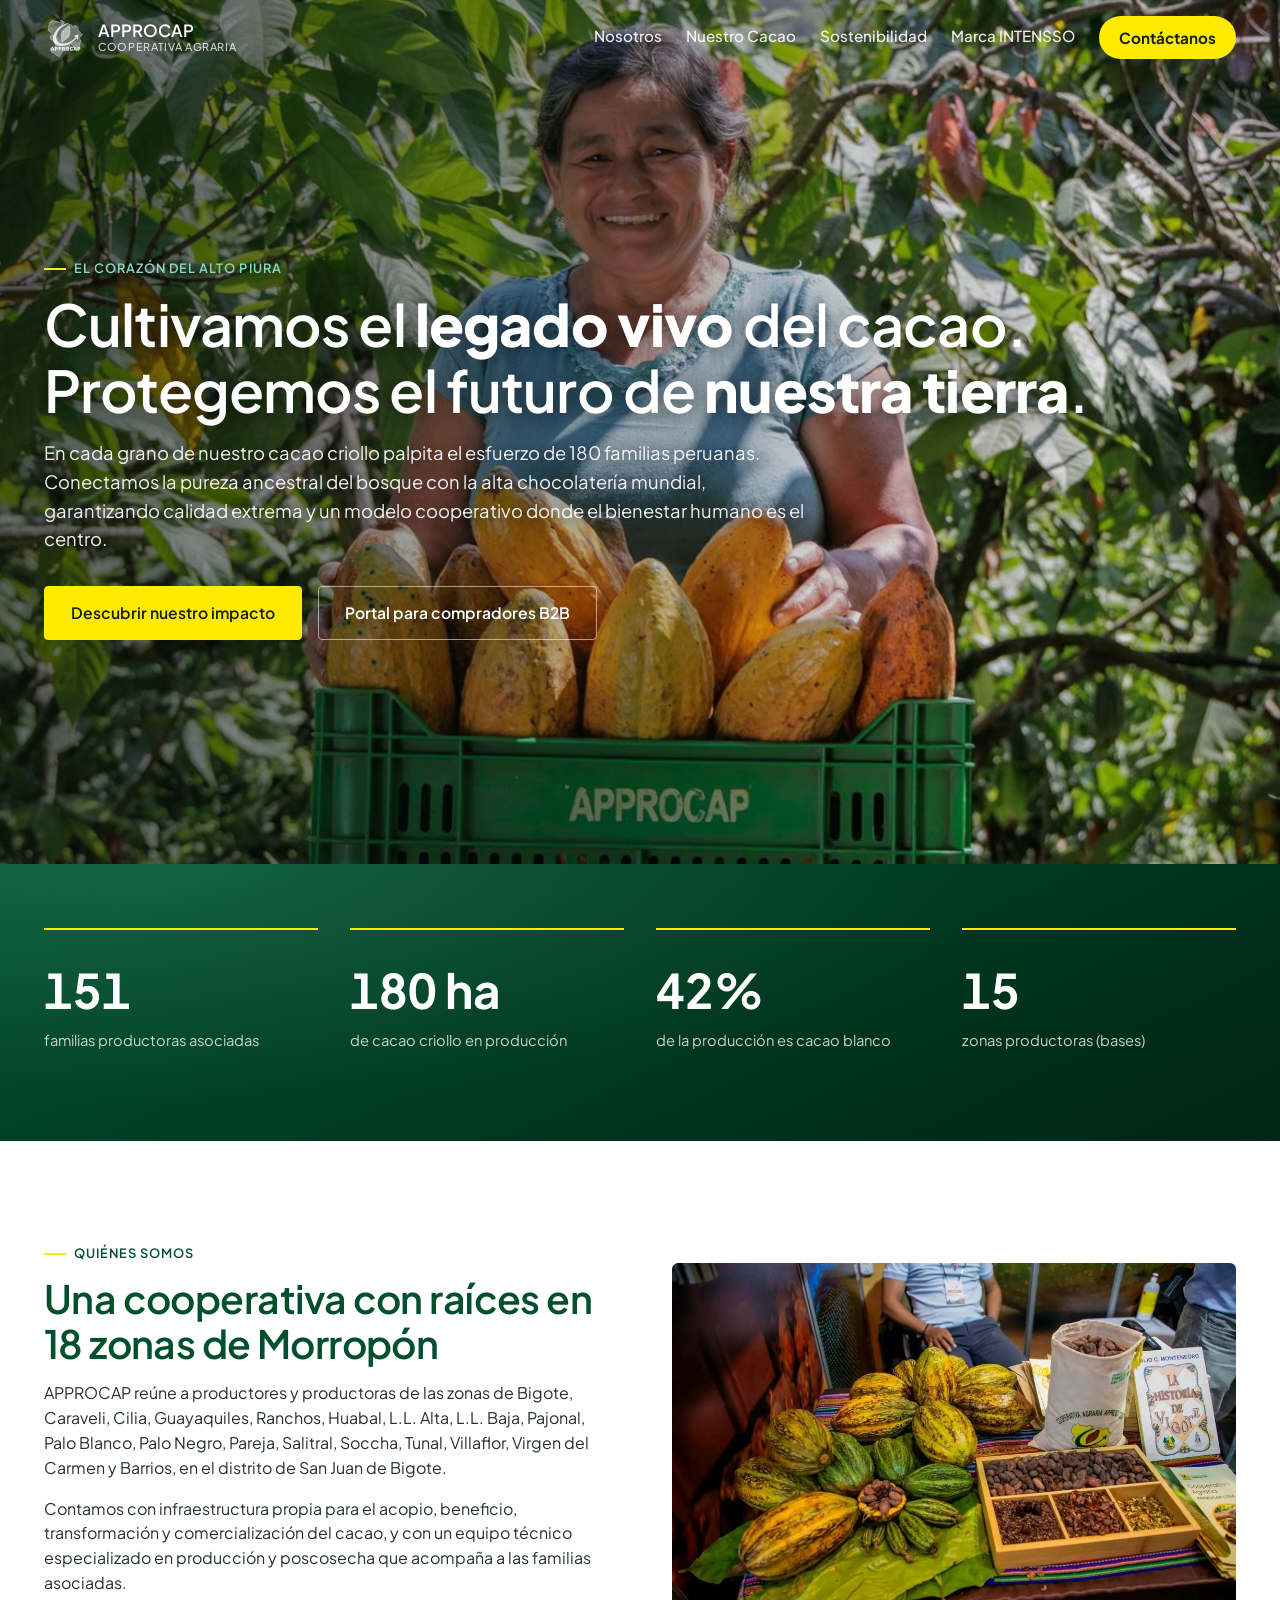
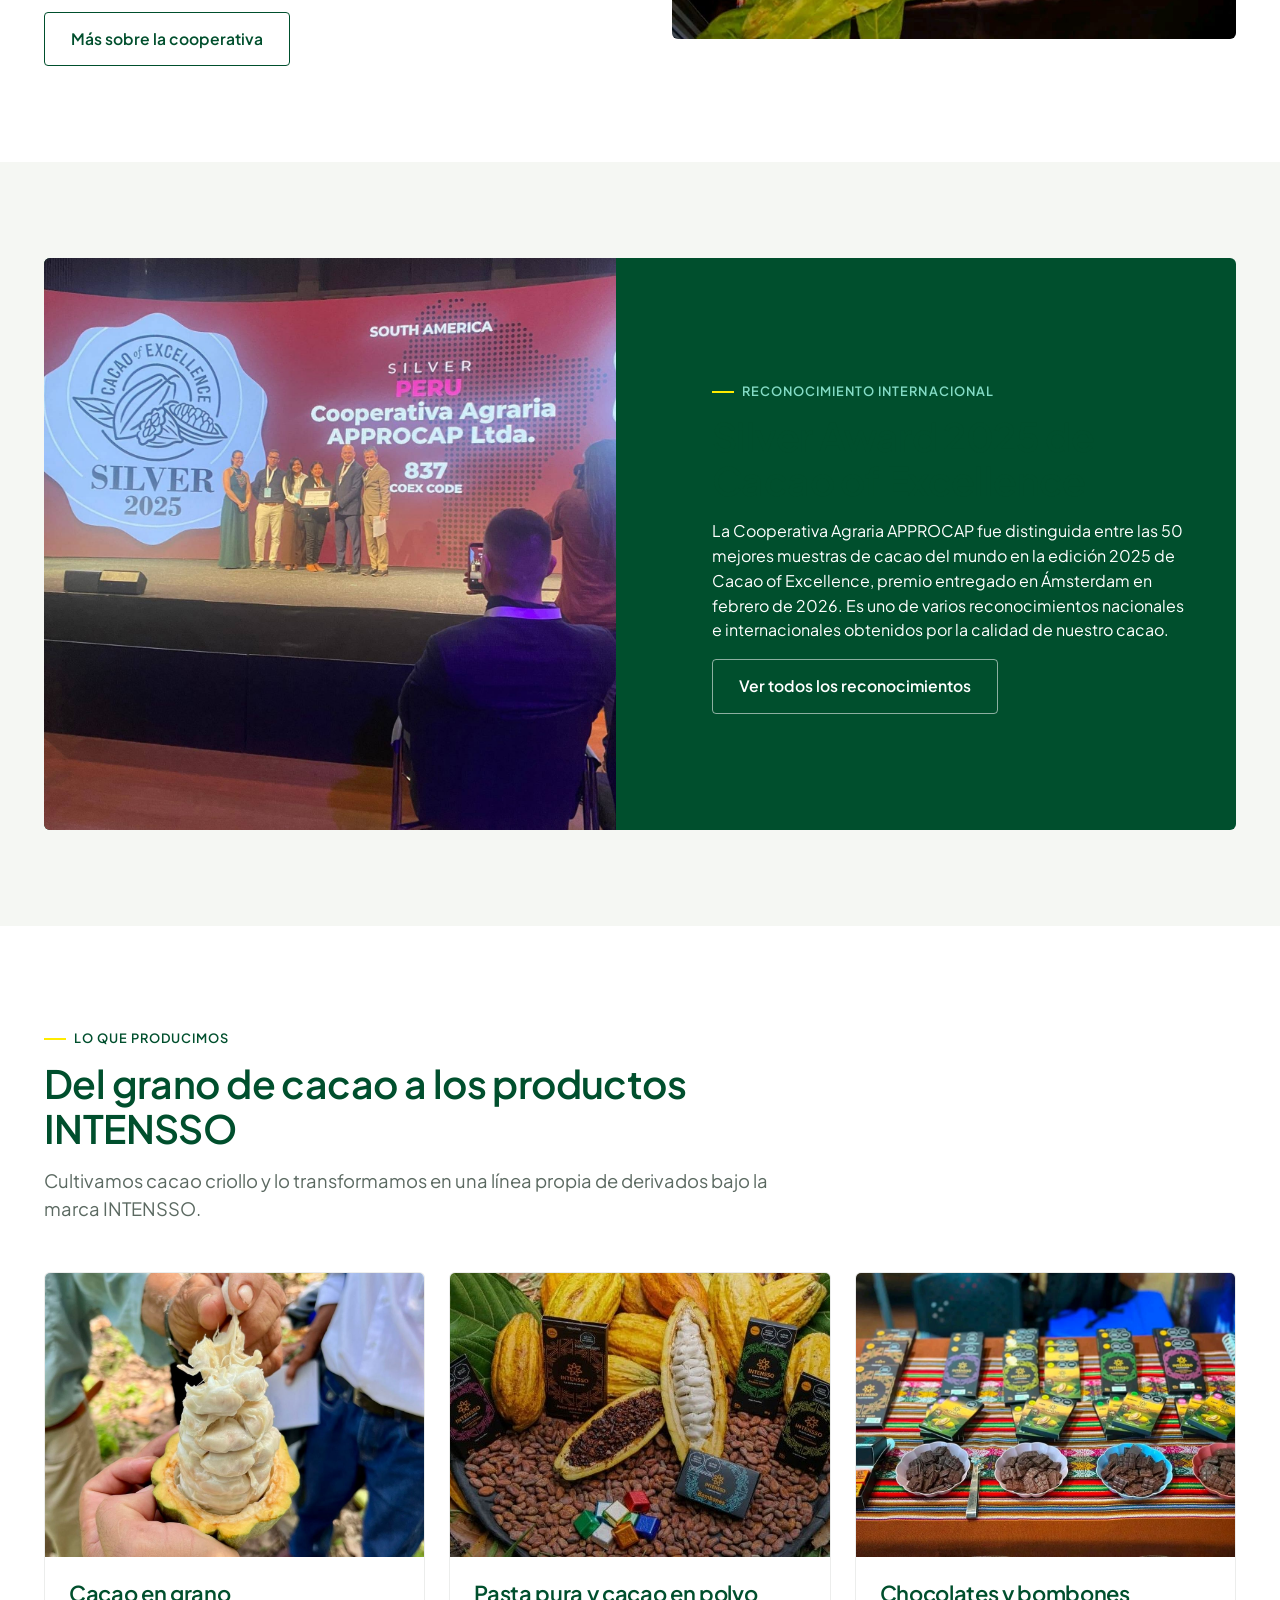
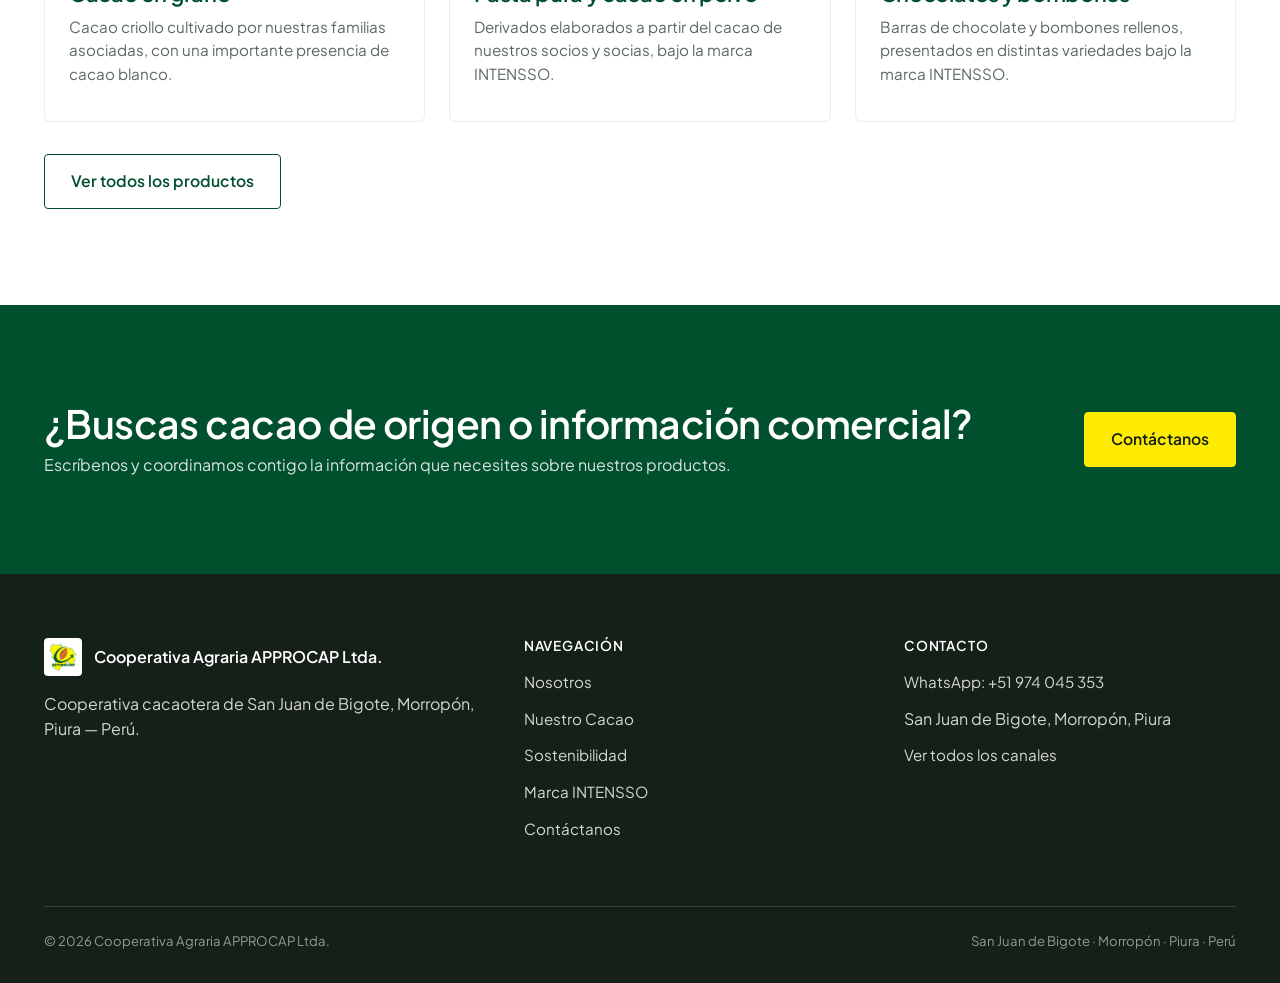
<file: index.html>
<!DOCTYPE html>
<html lang="es">
<head>
<meta charset="UTF-8">
<meta name="viewport" content="width=device-width, initial-scale=1.0">
<title>APPROCAP — Cooperativa Agraria Cacaotera</title>
<meta name="description" content="Cooperativa Agraria APPROCAP Ltda.: 180 familias productoras de cacao criollo en San Juan de Bigote, Piura. Conoce la cooperativa, nuestros productos INTENSSO y cómo contactarnos.">
<meta property="og:title" content="APPROCAP — Cooperativa Agraria Cacaotera">
<meta property="og:description" content="180 familias productoras de cacao criollo en San Juan de Bigote, Piura. Reconocidos con el Silver Award 2025 de Cacao of Excellence.">
<meta property="og:image" content="assets/img/hero-productora-cacao-approcap.jpg">
<meta property="og:type" content="website">
<meta name="twitter:card" content="summary_large_image">
<meta name="theme-color" content="#004F2D">
<link rel="icon" type="image/png" href="assets/img/logo-approcap.png">
<link rel="stylesheet" href="css/styles.css?v=4">
<link rel="preconnect" href="https://fonts.googleapis.com">
<link rel="preconnect" href="https://fonts.gstatic.com" crossorigin>
<link href="https://fonts.googleapis.com/css2?family=Plus+Jakarta+Sans:wght@400;500;600;700;800&display=swap" rel="stylesheet">
</head>
<body>

<a class="skip-link" href="#contenido">Saltar al contenido principal</a>

<header class="site-header" data-transparent-hero>
  <div class="container">
    <a class="brand" href="index.html" aria-current="page">
      <img class="brand-logo brand-logo--color" src="assets/img/logo-approcap.png" alt="Logotipo de APPROCAP" width="42" height="44">
      <img class="brand-logo brand-logo--white" src="assets/img/logo-approcap-white.png" alt="" aria-hidden="true" width="42" height="44">
      <span class="brand-name">APPROCAP<small>Cooperativa Agraria</small></span>
    </a>
    <button class="nav-toggle" type="button" aria-expanded="false" aria-controls="main-nav" aria-label="Abrir menú de navegación">
      <svg class="icon-menu" viewBox="0 0 24 24" fill="none" stroke="currentColor" stroke-width="2" stroke-linecap="round"><line x1="3" y1="6" x2="21" y2="6"/><line x1="3" y1="12" x2="21" y2="12"/><line x1="3" y1="18" x2="21" y2="18"/></svg>
      <svg class="icon-close" viewBox="0 0 24 24" fill="none" stroke="currentColor" stroke-width="2" stroke-linecap="round"><line x1="5" y1="5" x2="19" y2="19"/><line x1="19" y1="5" x2="5" y2="19"/></svg>
    </button>
    <nav class="main-nav" id="main-nav" aria-label="Navegación principal">
      <ul>
        <li class="nav-item"><a class="nav-link" href="nosotros.html">Nosotros</a></li>
        <li class="nav-item"><a class="nav-link" href="nuestro-cacao.html">Nuestro Cacao</a></li>
        <li class="nav-item"><a class="nav-link" href="sostenibilidad.html">Sostenibilidad</a></li>
        <li class="nav-item"><a class="nav-link" href="intensso.html">Marca INTENSSO</a></li>
        <li class="nav-item"><a class="nav-link nav-link--cta" href="contacto.html">Contáctanos</a></li>
      </ul>
    </nav>
  </div>
</header>

<main id="contenido">

  <section class="hero-full">
    <div class="hero-full-media">
      <img src="assets/img/hero-productora-cacao-approcap.jpg" alt="Productora asociada a APPROCAP sosteniendo una caja con mazorcas de cacao recién cosechadas" width="1800" height="923" fetchpriority="high">
    </div>
    <div class="container hero-full-content">
      <p class="eyebrow">El corazón del Alto Piura</p>
      <h1>Cultivamos el <strong>legado vivo</strong> del cacao.<br>Protegemos el futuro de <strong>nuestra tierra</strong>.</h1>
      <p class="lede">En cada grano de nuestro cacao criollo palpita el esfuerzo de 180 familias peruanas. Conectamos la pureza ancestral del bosque con la alta chocolatería mundial, garantizando calidad extrema y un modelo cooperativo donde el bienestar humano es el centro.</p>
      <div class="cta-row">
        <a class="btn btn-primary" href="sostenibilidad.html">Descubrir nuestro impacto</a>
        <a class="btn btn-outline" href="contacto.html">Portal para compradores B2B</a>
      </div>
    </div>
  </section>

  <section class="stat-band">
    <div class="container">
      <div class="stat-strip">
        <div class="stat"><span class="value" data-count-to="180">0</span><span class="label">familias productoras asociadas</span></div>
        <div class="stat"><span class="value" data-count-to="215" data-suffix=" ha">0</span><span class="label">de cacao criollo en producción</span></div>
        <div class="stat"><span class="value" data-count-to="50" data-suffix="%">0</span><span class="label">de la producción es cacao blanco</span></div>
        <div class="stat"><span class="value" data-count-to="18">0</span><span class="label">zonas productoras (bases)</span></div>
      </div>
    </div>
  </section>

  <section class="section">
    <div class="container">
      <div class="split">
        <div class="split-copy">
          <p class="eyebrow">Quiénes somos</p>
          <h2>Una cooperativa con raíces en 18 zonas de Morropón</h2>
          <p>APPROCAP reúne a productores y productoras de las zonas de Bigote, Caraveli, Cilia, Guayaquiles, Ranchos, Huabal, L.L. Alta, L.L. Baja, Pajonal, Palo Blanco, Palo Negro, Pareja, Salitral, Soccha, Tunal, Villaflor, Virgen del Carmen y Barrios, en el distrito de San Juan de Bigote.</p>
          <p>Contamos con infraestructura propia para el acopio, beneficio, transformación y comercialización del cacao, y con un equipo técnico especializado en producción y poscosecha que acompaña a las familias asociadas.</p>
          <a class="btn btn-outline-dark" href="nosotros.html">Más sobre la cooperativa</a>
        </div>
        <div class="split-media">
          <img src="assets/img/poscosecha-granos-cacao-etapas.jpg" alt="Mazorcas y granos de cacao en distintas etapas de poscosecha sobre una mesa, junto a un saco de la Cooperativa Agraria APPROCAP" width="1080" height="720" loading="lazy">
        </div>
      </div>
    </div>
  </section>

  <section class="section section--tint">
    <div class="container">
      <div class="highlight-banner">
        <img src="assets/img/premio-cacao-of-excellence-silver-2025.jpg" alt="Representantes de APPROCAP recibiendo el Silver Award 2025 de Cacao of Excellence en el escenario de la ceremonia en Ámsterdam" width="1534" height="1534" loading="lazy">
        <div class="highlight-copy">
          <p class="eyebrow">Reconocimiento internacional</p>
          <h2>Silver Award 2025 de Cacao of Excellence</h2>
          <p>La Cooperativa Agraria APPROCAP fue distinguida entre las 50 mejores muestras de cacao del mundo en la edición 2025 de Cacao of Excellence, premio entregado en Ámsterdam en febrero de 2026. Es uno de varios reconocimientos nacionales e internacionales obtenidos por la calidad de nuestro cacao.</p>
          <a class="btn btn-outline" href="nosotros.html#reconocimientos">Ver todos los reconocimientos</a>
        </div>
      </div>
    </div>
  </section>

  <section class="section">
    <div class="container">
      <div class="section-head">
        <p class="eyebrow">Lo que producimos</p>
        <h2>Del grano de cacao a los productos INTENSSO</h2>
        <p class="lede">Cultivamos cacao criollo y lo transformamos en una línea propia de derivados bajo la marca INTENSSO.</p>
      </div>
      <div class="card-grid card-grid--3">
        <article class="product-card">
          <img src="assets/img/apertura-mazorca-cacao-blanco.jpg" alt="Mazorca de cacao blanco recién abierta, mostrando los granos frescos cubiertos de mucílago" width="1200" height="1600" loading="lazy">
          <div class="product-body">
            <h3>Cacao en grano</h3>
            <p>Cacao criollo cultivado por nuestras familias asociadas, con una importante presencia de cacao blanco.</p>
          </div>
        </article>
        <article class="product-card">
          <img src="assets/img/productos-intensso-mazorcas-flatlay.jpg" alt="Pasta pura de cacao y chocolates INTENSSO junto a mazorcas y granos de cacao" width="717" height="467" loading="lazy">
          <div class="product-body">
            <h3>Pasta pura y cacao en polvo</h3>
            <p>Derivados elaborados a partir del cacao de nuestros socios y socias, bajo la marca INTENSSO.</p>
          </div>
        </article>
        <article class="product-card">
          <img src="assets/img/linea-productos-intensso-anaqueles.jpg" alt="Anaqueles con chocolate en barra y cacao en polvo INTENSSO exhibidos en un stand" width="1080" height="810" loading="lazy">
          <div class="product-body">
            <h3>Chocolates y bombones</h3>
            <p>Barras de chocolate y bombones rellenos, presentados en distintas variedades bajo la marca INTENSSO.</p>
          </div>
        </article>
      </div>
      <div class="cta-row">
        <a class="btn btn-outline-dark" href="intensso.html">Ver todos los productos</a>
      </div>
    </div>
  </section>

  <section class="section section--primary">
    <div class="container">
      <div class="cta-band" style="background:transparent;padding:0;">
        <div>
          <h2>¿Buscas cacao de origen o información comercial?</h2>
          <p>Escríbenos y coordinamos contigo la información que necesites sobre nuestros productos.</p>
        </div>
        <div class="cta-row" style="margin-top:0;">
          <a class="btn btn-primary" href="contacto.html">Contáctanos</a>
        </div>
      </div>
    </div>
  </section>

</main>

<footer class="site-footer">
  <div class="container">
    <div class="footer-grid">
      <div>
        <div class="footer-brand">
          <img src="assets/img/logo-approcap.png" alt="" width="36" height="38">
          <span>Cooperativa Agraria APPROCAP Ltda.</span>
        </div>
        <p>Cooperativa cacaotera de San Juan de Bigote, Morropón, Piura — Perú.</p>
      </div>
      <div>
        <h4>Navegación</h4>
        <ul>
          <li><a href="nosotros.html">Nosotros</a></li>
          <li><a href="nuestro-cacao.html">Nuestro Cacao</a></li>
          <li><a href="sostenibilidad.html">Sostenibilidad</a></li>
          <li><a href="intensso.html">Marca INTENSSO</a></li>
          <li><a href="contacto.html">Contáctanos</a></li>
        </ul>
      </div>
      <div>
        <h4>Contacto</h4>
        <ul>
          <li><a href="https://wa.me/51974045353?text=Hola%2C%20quisiera%20obtener%20informaci%C3%B3n%20sobre%20APPROCAP" target="_blank" rel="noopener">WhatsApp: +51 974 045 353</a></li>
          <li><span>San Juan de Bigote, Morropón, Piura</span></li>
          <li><a href="contacto.html">Ver todos los canales</a></li>
        </ul>
      </div>
    </div>
    <div class="footer-bottom">
      <span>© <span data-year>2026</span> Cooperativa Agraria APPROCAP Ltda.</span>
      <span>San Juan de Bigote · Morropón · Piura · Perú</span>
    </div>
  </div>
</footer>

<script src="js/main.js?v=3"></script>
</body>
</html>
</file>
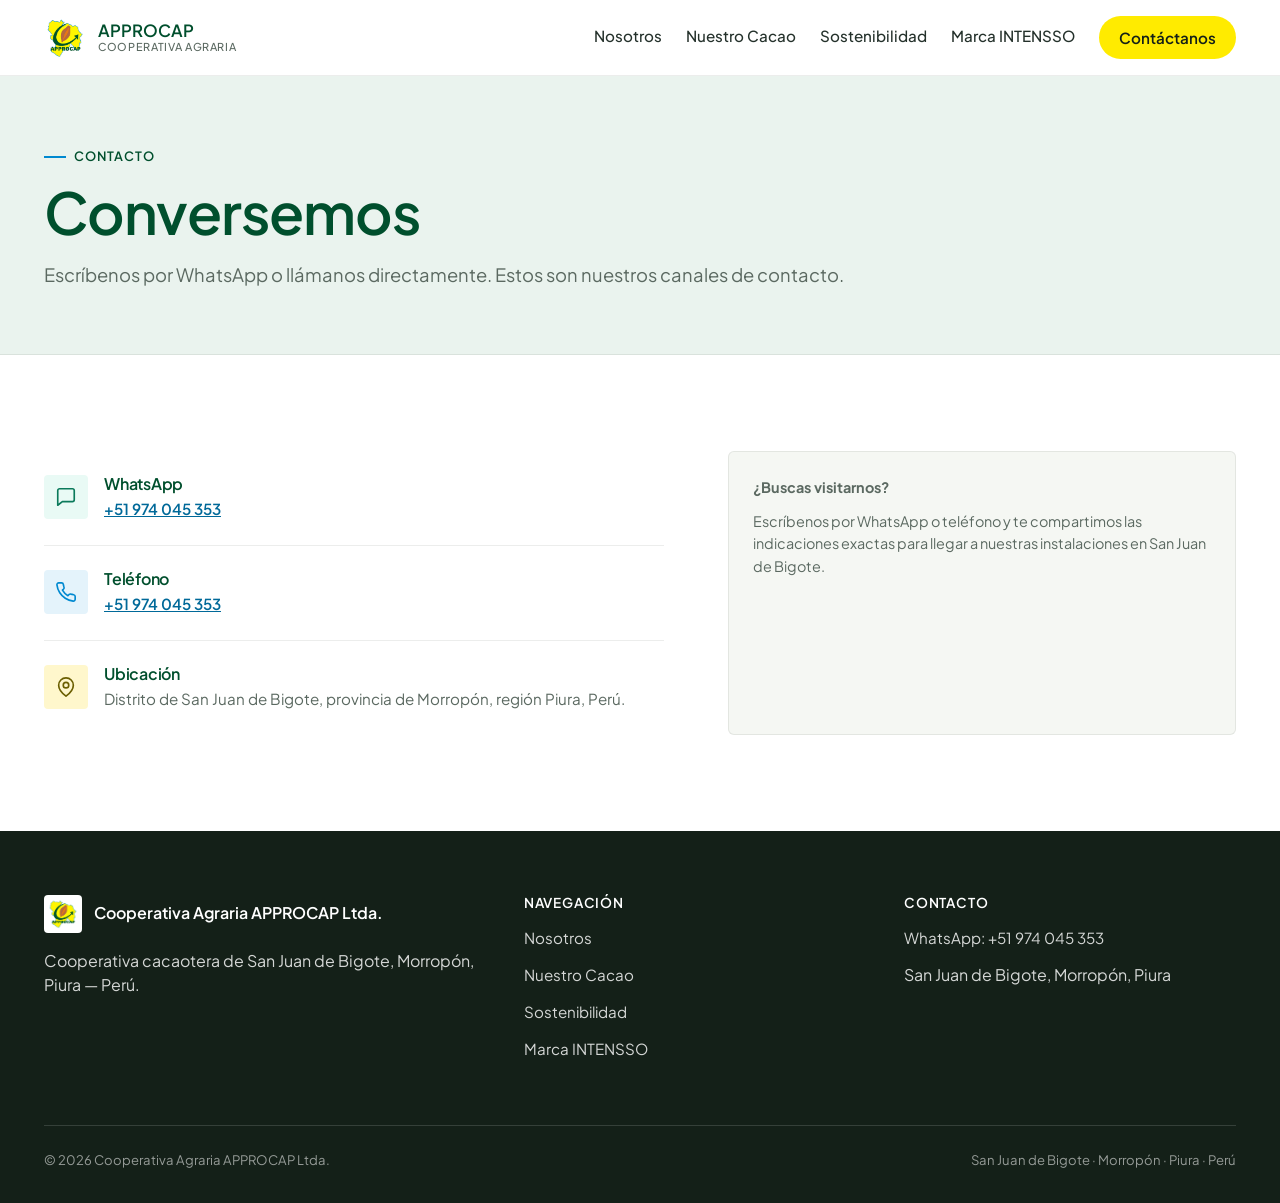
<file: contacto.html>
<!DOCTYPE html>
<html lang="es">
<head>
<meta charset="UTF-8">
<meta name="viewport" content="width=device-width, initial-scale=1.0">
<title>Contacto — APPROCAP</title>
<meta name="description" content="Contáctate con la Cooperativa Agraria APPROCAP Ltda. por WhatsApp o teléfono. Ubicada en San Juan de Bigote, Morropón, Piura, Perú.">
<meta property="og:title" content="Contacto — APPROCAP">
<meta property="og:description" content="Canales de contacto de la Cooperativa Agraria APPROCAP Ltda., San Juan de Bigote, Piura.">
<meta property="og:image" content="assets/img/hero-productora-cacao-approcap.jpg">
<meta property="og:type" content="website">
<meta name="theme-color" content="#004F2D">
<link rel="icon" type="image/png" href="assets/img/logo-approcap.png">
<link rel="stylesheet" href="css/styles.css?v=4">
<link rel="preconnect" href="https://fonts.googleapis.com">
<link rel="preconnect" href="https://fonts.gstatic.com" crossorigin>
<link href="https://fonts.googleapis.com/css2?family=Plus+Jakarta+Sans:wght@400;500;600;700;800&display=swap" rel="stylesheet">
</head>
<body>

<a class="skip-link" href="#contenido">Saltar al contenido principal</a>

<header class="site-header">
  <div class="container">
    <a class="brand" href="index.html">
      <img src="assets/img/logo-approcap.png" alt="Logotipo de APPROCAP" width="42" height="44">
      <span class="brand-name">APPROCAP<small>Cooperativa Agraria</small></span>
    </a>
    <button class="nav-toggle" type="button" aria-expanded="false" aria-controls="main-nav" aria-label="Abrir menú de navegación">
      <svg class="icon-menu" viewBox="0 0 24 24" fill="none" stroke="currentColor" stroke-width="2" stroke-linecap="round"><line x1="3" y1="6" x2="21" y2="6"/><line x1="3" y1="12" x2="21" y2="12"/><line x1="3" y1="18" x2="21" y2="18"/></svg>
      <svg class="icon-close" viewBox="0 0 24 24" fill="none" stroke="currentColor" stroke-width="2" stroke-linecap="round"><line x1="5" y1="5" x2="19" y2="19"/><line x1="19" y1="5" x2="5" y2="19"/></svg>
    </button>
    <nav class="main-nav" id="main-nav" aria-label="Navegación principal">
      <ul>
        <li class="nav-item"><a class="nav-link" href="nosotros.html">Nosotros</a></li>
        <li class="nav-item"><a class="nav-link" href="nuestro-cacao.html">Nuestro Cacao</a></li>
        <li class="nav-item"><a class="nav-link" href="sostenibilidad.html">Sostenibilidad</a></li>
        <li class="nav-item"><a class="nav-link" href="intensso.html">Marca INTENSSO</a></li>
        <li class="nav-item"><a class="nav-link nav-link--cta" href="contacto.html" aria-current="page">Contáctanos</a></li>
      </ul>
    </nav>
  </div>
</header>

<main id="contenido">

  <section class="page-hero">
    <div class="container">
      <p class="eyebrow">Contacto</p>
      <h1>Conversemos</h1>
      <p class="lede">Escríbenos por WhatsApp o llámanos directamente. Estos son nuestros canales de contacto.</p>
    </div>
  </section>

  <section class="section">
    <div class="container">
      <div class="contact-grid">
        <div>
          <div class="contact-channel">
            <span class="icon-badge icon-badge--mint" aria-hidden="true">
              <svg viewBox="0 0 24 24" fill="none" stroke="currentColor" stroke-width="1.8" stroke-linecap="round" stroke-linejoin="round"><path d="M21 15a2 2 0 0 1-2 2H8l-5 4V5a2 2 0 0 1 2-2h14a2 2 0 0 1 2 2z"/></svg>
            </span>
            <div>
              <h3>WhatsApp</h3>
              <p><a href="https://wa.me/51974045353?text=Hola%2C%20quisiera%20obtener%20informaci%C3%B3n%20sobre%20APPROCAP" target="_blank" rel="noopener">+51 974 045 353</a></p>
            </div>
          </div>
          <div class="contact-channel">
            <span class="icon-badge icon-badge--blue" aria-hidden="true">
              <svg viewBox="0 0 24 24" fill="none" stroke="currentColor" stroke-width="1.8" stroke-linecap="round" stroke-linejoin="round"><path d="M22 16.9v3a2 2 0 0 1-2.2 2 19.8 19.8 0 0 1-8.6-3.1 19.5 19.5 0 0 1-6-6A19.8 19.8 0 0 1 2.1 4.2 2 2 0 0 1 4.1 2h3a2 2 0 0 1 2 1.7c.1 1 .4 2 .7 2.9a2 2 0 0 1-.4 2.1L8.1 10a16 16 0 0 0 6 6l1.3-1.3a2 2 0 0 1 2.1-.4c.9.3 1.9.5 2.9.7a2 2 0 0 1 1.6 2Z"/></svg>
            </span>
            <div>
              <h3>Teléfono</h3>
              <p><a href="tel:+51974045353">+51 974 045 353</a></p>
            </div>
          </div>
          <div class="contact-channel">
            <span class="icon-badge icon-badge--accent" aria-hidden="true">
              <svg viewBox="0 0 24 24" fill="none" stroke="currentColor" stroke-width="1.8" stroke-linecap="round" stroke-linejoin="round"><path d="M20 10c0 6-8 12-8 12s-8-6-8-12a8 8 0 0 1 16 0Z"/><circle cx="12" cy="10" r="3"/></svg>
            </span>
            <div>
              <h3>Ubicación</h3>
              <p>Distrito de San Juan de Bigote, provincia de Morropón, región Piura, Perú.</p>
            </div>
          </div>
        </div>

        <aside class="map-note">
          <p style="margin-bottom:var(--space-3);"><strong>¿Buscas visitarnos?</strong></p>
          <p style="margin-bottom:0;">Escríbenos por WhatsApp o teléfono y te compartimos las indicaciones exactas para llegar a nuestras instalaciones en San Juan de Bigote.</p>
        </aside>
      </div>
    </div>
  </section>

</main>

<footer class="site-footer">
  <div class="container">
    <div class="footer-grid">
      <div>
        <div class="footer-brand">
          <img src="assets/img/logo-approcap.png" alt="" width="36" height="38">
          <span>Cooperativa Agraria APPROCAP Ltda.</span>
        </div>
        <p>Cooperativa cacaotera de San Juan de Bigote, Morropón, Piura — Perú.</p>
      </div>
      <div>
        <h4>Navegación</h4>
        <ul>
          <li><a href="nosotros.html">Nosotros</a></li>
          <li><a href="nuestro-cacao.html">Nuestro Cacao</a></li>
          <li><a href="sostenibilidad.html">Sostenibilidad</a></li>
          <li><a href="intensso.html">Marca INTENSSO</a></li>
        </ul>
      </div>
      <div>
        <h4>Contacto</h4>
        <ul>
          <li><a href="https://wa.me/51974045353?text=Hola%2C%20quisiera%20obtener%20informaci%C3%B3n%20sobre%20APPROCAP" target="_blank" rel="noopener">WhatsApp: +51 974 045 353</a></li>
          <li><span>San Juan de Bigote, Morropón, Piura</span></li>
        </ul>
      </div>
    </div>
    <div class="footer-bottom">
      <span>© <span data-year>2026</span> Cooperativa Agraria APPROCAP Ltda.</span>
      <span>San Juan de Bigote · Morropón · Piura · Perú</span>
    </div>
  </div>
</footer>

<script src="js/main.js?v=3"></script>
</body>
</html>
</file>
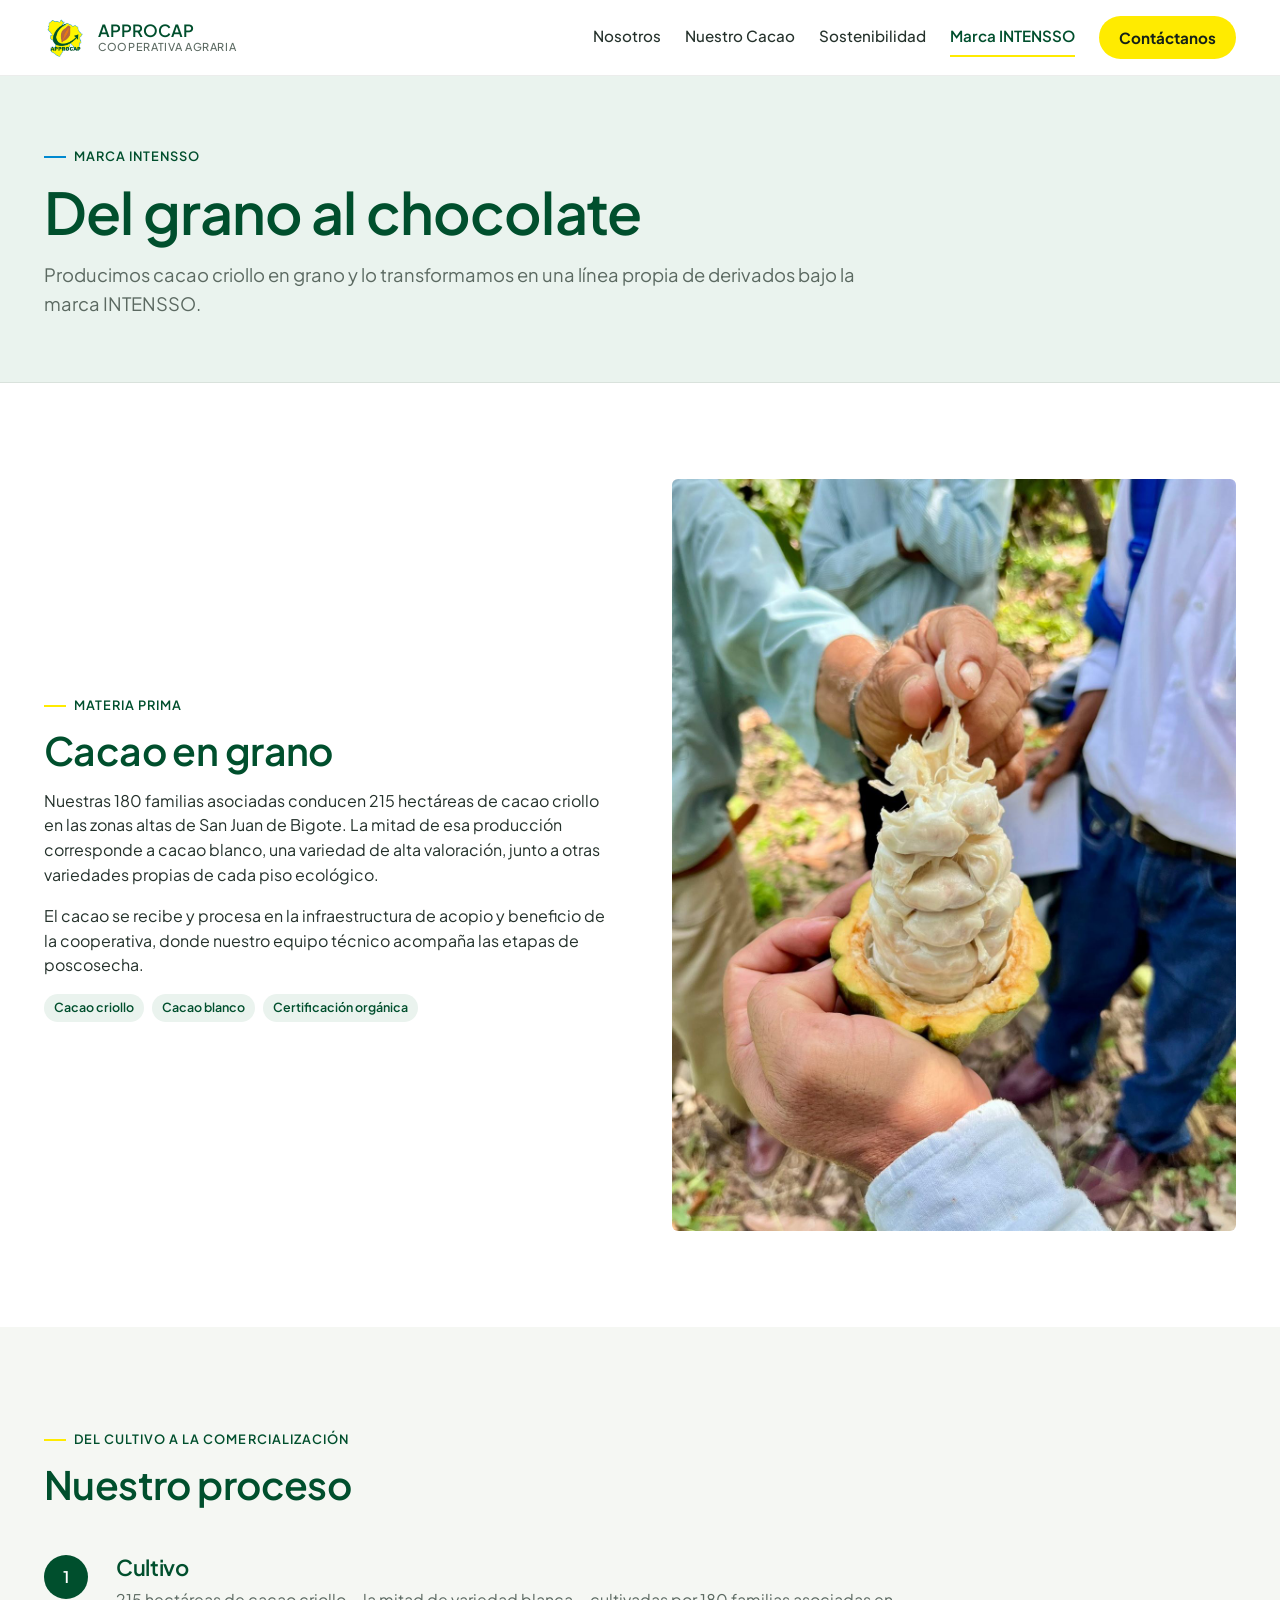
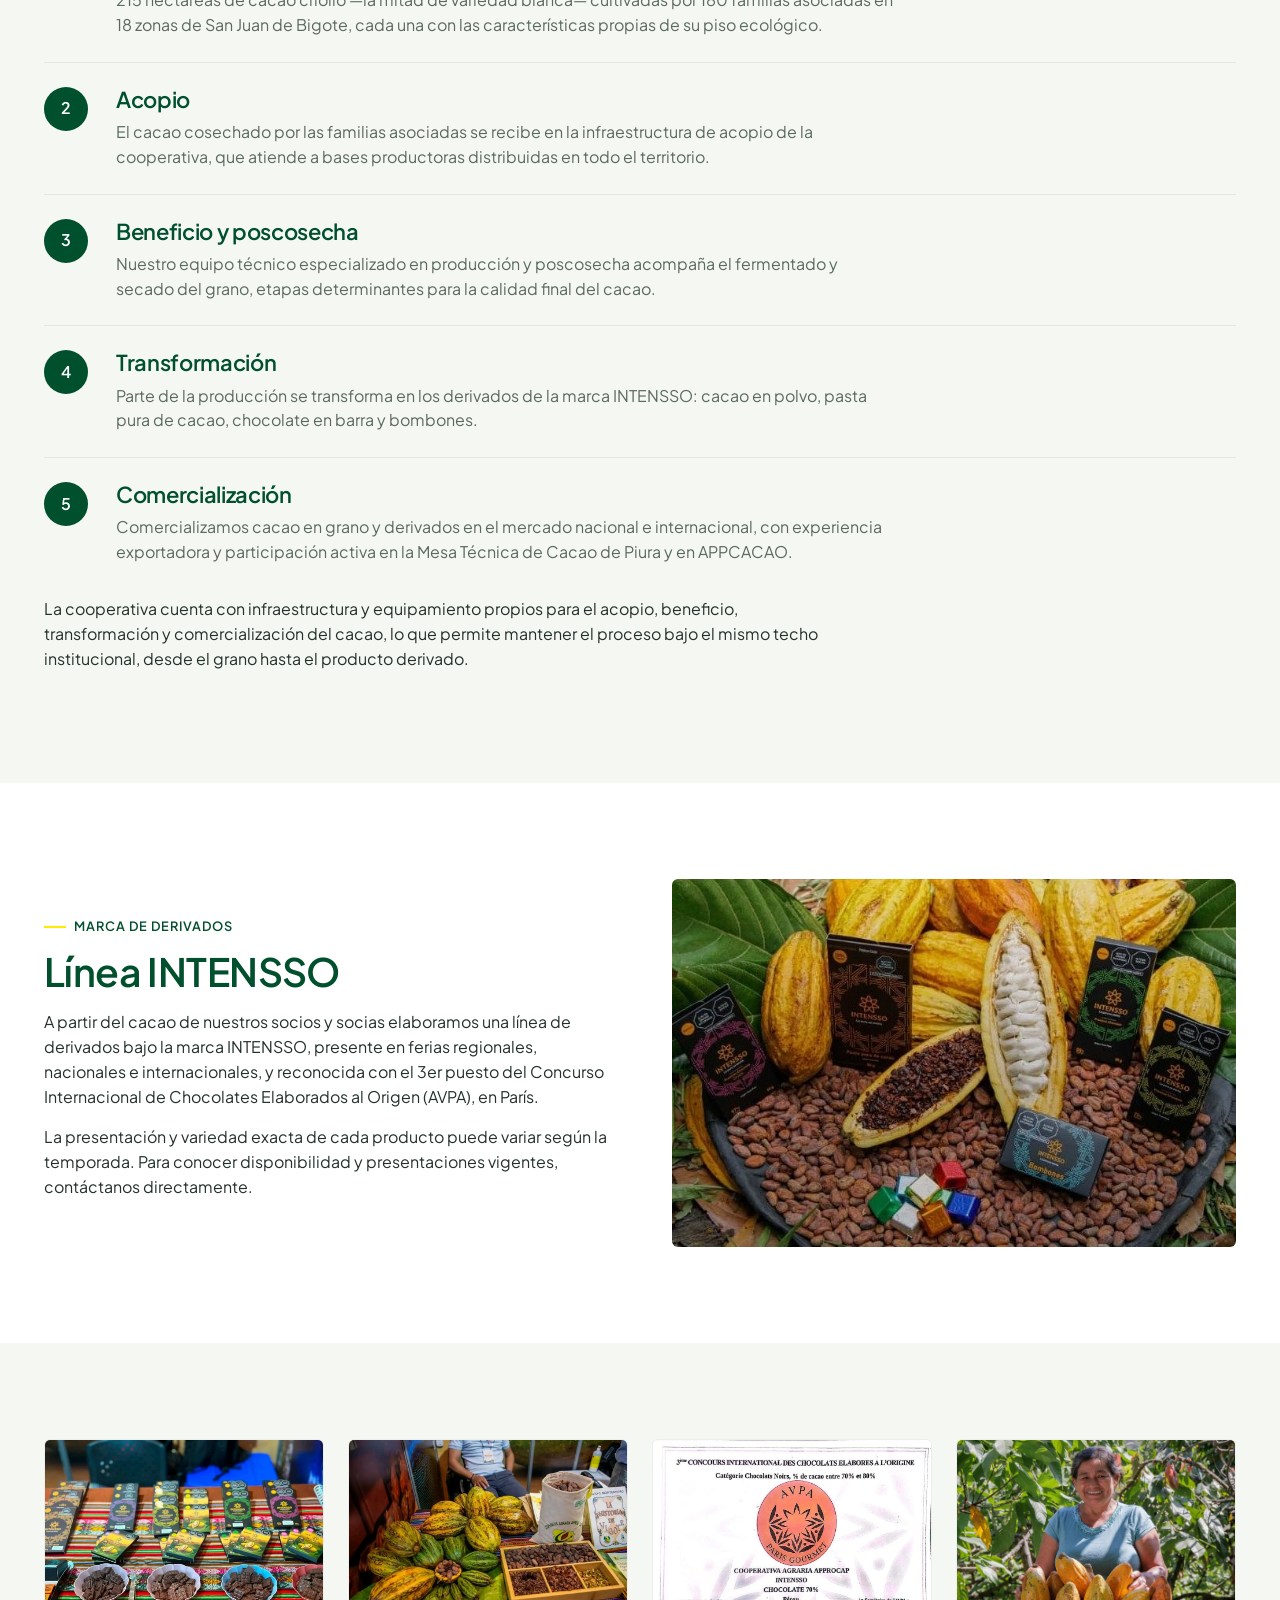
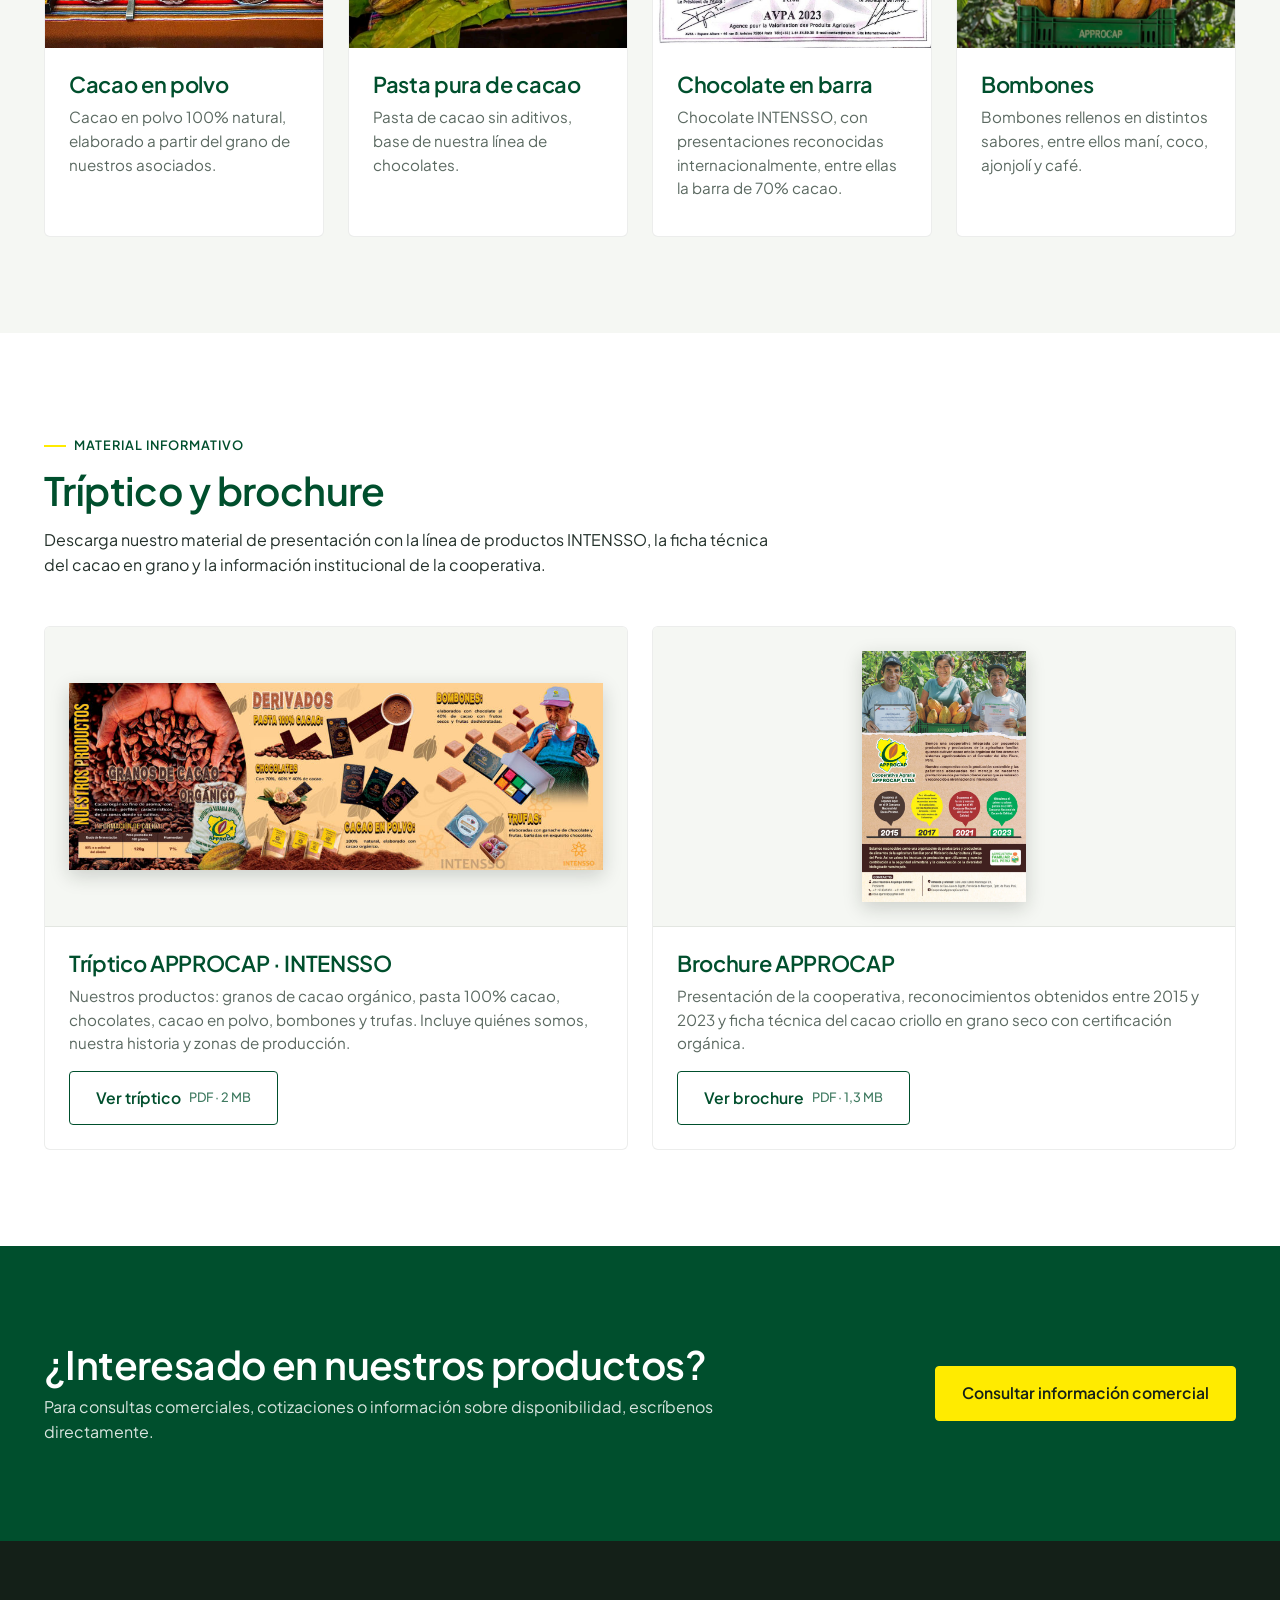
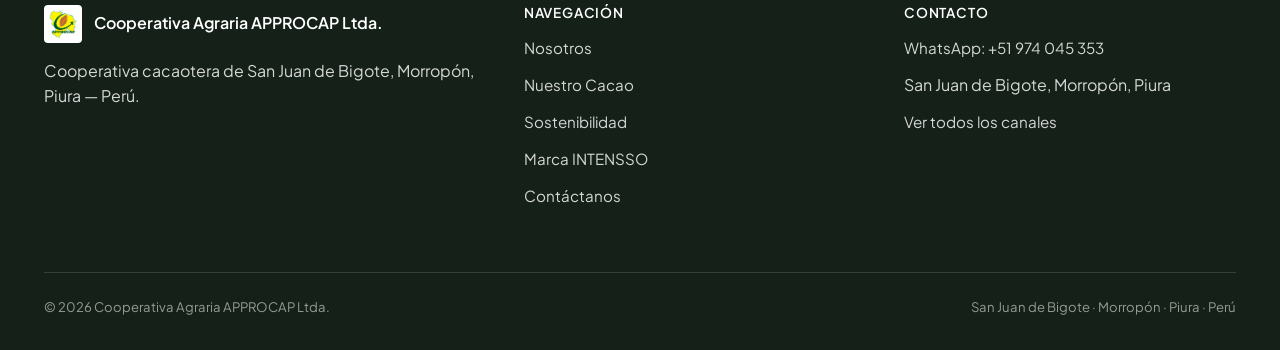
<file: intensso.html>
<!DOCTYPE html>
<html lang="es">
<head>
<meta charset="UTF-8">
<meta name="viewport" content="width=device-width, initial-scale=1.0">
<title>Marca INTENSSO — APPROCAP</title>
<meta name="description" content="Cacao criollo en grano y derivados de la marca INTENSSO: cacao en polvo, pasta pura de cacao, chocolate en barra y bombones, elaborados por la Cooperativa Agraria APPROCAP.">
<meta property="og:title" content="Marca INTENSSO — APPROCAP">
<meta property="og:description" content="Cacao en grano y derivados INTENSSO de la Cooperativa Agraria APPROCAP Ltda.">
<meta property="og:image" content="assets/img/productos-intensso-mazorcas-flatlay.jpg">
<meta property="og:type" content="website">
<meta name="theme-color" content="#004F2D">
<link rel="icon" type="image/png" href="assets/img/logo-approcap.png">
<link rel="stylesheet" href="css/styles.css?v=4">
<link rel="preconnect" href="https://fonts.googleapis.com">
<link rel="preconnect" href="https://fonts.gstatic.com" crossorigin>
<link href="https://fonts.googleapis.com/css2?family=Plus+Jakarta+Sans:wght@400;500;600;700;800&display=swap" rel="stylesheet">
</head>
<body>

<a class="skip-link" href="#contenido">Saltar al contenido principal</a>

<header class="site-header">
  <div class="container">
    <a class="brand" href="index.html">
      <img src="assets/img/logo-approcap.png" alt="Logotipo de APPROCAP" width="42" height="44">
      <span class="brand-name">APPROCAP<small>Cooperativa Agraria</small></span>
    </a>
    <button class="nav-toggle" type="button" aria-expanded="false" aria-controls="main-nav" aria-label="Abrir menú de navegación">
      <svg class="icon-menu" viewBox="0 0 24 24" fill="none" stroke="currentColor" stroke-width="2" stroke-linecap="round"><line x1="3" y1="6" x2="21" y2="6"/><line x1="3" y1="12" x2="21" y2="12"/><line x1="3" y1="18" x2="21" y2="18"/></svg>
      <svg class="icon-close" viewBox="0 0 24 24" fill="none" stroke="currentColor" stroke-width="2" stroke-linecap="round"><line x1="5" y1="5" x2="19" y2="19"/><line x1="19" y1="5" x2="5" y2="19"/></svg>
    </button>
    <nav class="main-nav" id="main-nav" aria-label="Navegación principal">
      <ul>
        <li class="nav-item"><a class="nav-link" href="nosotros.html">Nosotros</a></li>
        <li class="nav-item"><a class="nav-link" href="nuestro-cacao.html">Nuestro Cacao</a></li>
        <li class="nav-item"><a class="nav-link" href="sostenibilidad.html">Sostenibilidad</a></li>
        <li class="nav-item"><a class="nav-link" href="intensso.html" aria-current="page">Marca INTENSSO</a></li>
        <li class="nav-item"><a class="nav-link nav-link--cta" href="contacto.html">Contáctanos</a></li>
      </ul>
    </nav>
  </div>
</header>

<main id="contenido">

  <section class="page-hero">
    <div class="container">
      <p class="eyebrow">Marca INTENSSO</p>
      <h1>Del grano al chocolate</h1>
      <p class="lede">Producimos cacao criollo en grano y lo transformamos en una línea propia de derivados bajo la marca INTENSSO.</p>
    </div>
  </section>

  <section class="section">
    <div class="container">
      <div class="split">
        <div class="split-copy">
          <p class="eyebrow">Materia prima</p>
          <h2>Cacao en grano</h2>
          <p>Nuestras 180 familias asociadas conducen 215 hectáreas de cacao criollo en las zonas altas de San Juan de Bigote. La mitad de esa producción corresponde a cacao blanco, una variedad de alta valoración, junto a otras variedades propias de cada piso ecológico.</p>
          <p>El cacao se recibe y procesa en la infraestructura de acopio y beneficio de la cooperativa, donde nuestro equipo técnico acompaña las etapas de poscosecha.</p>
          <div class="tag-row">
            <span class="tag">Cacao criollo</span>
            <span class="tag">Cacao blanco</span>
            <span class="tag">Certificación orgánica</span>
          </div>
        </div>
        <div class="split-media">
          <img src="assets/img/apertura-mazorca-cacao-blanco.jpg" alt="Mazorca de cacao blanco recién abierta, mostrando los granos frescos cubiertos de mucílago" width="1200" height="1600" loading="lazy">
        </div>
      </div>
    </div>
  </section>

  <section class="section section--tint">
    <div class="container">
      <div class="section-head">
        <p class="eyebrow">Del cultivo a la comercialización</p>
        <h2>Nuestro proceso</h2>
      </div>
      <ol class="step-list">
        <li class="step">
          <span class="step-number" aria-hidden="true"></span>
          <div>
            <h3>Cultivo</h3>
            <p>215 hectáreas de cacao criollo —la mitad de variedad blanca— cultivadas por 180 familias asociadas en 18 zonas de San Juan de Bigote, cada una con las características propias de su piso ecológico.</p>
          </div>
        </li>
        <li class="step">
          <span class="step-number" aria-hidden="true"></span>
          <div>
            <h3>Acopio</h3>
            <p>El cacao cosechado por las familias asociadas se recibe en la infraestructura de acopio de la cooperativa, que atiende a bases productoras distribuidas en todo el territorio.</p>
          </div>
        </li>
        <li class="step">
          <span class="step-number" aria-hidden="true"></span>
          <div>
            <h3>Beneficio y poscosecha</h3>
            <p>Nuestro equipo técnico especializado en producción y poscosecha acompaña el fermentado y secado del grano, etapas determinantes para la calidad final del cacao.</p>
          </div>
        </li>
        <li class="step">
          <span class="step-number" aria-hidden="true"></span>
          <div>
            <h3>Transformación</h3>
            <p>Parte de la producción se transforma en los derivados de la marca INTENSSO: cacao en polvo, pasta pura de cacao, chocolate en barra y bombones.</p>
          </div>
        </li>
        <li class="step">
          <span class="step-number" aria-hidden="true"></span>
          <div>
            <h3>Comercialización</h3>
            <p>Comercializamos cacao en grano y derivados en el mercado nacional e internacional, con experiencia exportadora y participación activa en la Mesa Técnica de Cacao de Piura y en APPCACAO.</p>
          </div>
        </li>
      </ol>
      <p style="margin-top:var(--space-6);">La cooperativa cuenta con infraestructura y equipamiento propios para el acopio, beneficio, transformación y comercialización del cacao, lo que permite mantener el proceso bajo el mismo techo institucional, desde el grano hasta el producto derivado.</p>
    </div>
  </section>

  <section class="section" id="intensso">
    <div class="container">
      <div class="split reverse">
        <div class="split-copy">
          <p class="eyebrow">Marca de derivados</p>
          <h2>Línea INTENSSO</h2>
          <p>A partir del cacao de nuestros socios y socias elaboramos una línea de derivados bajo la marca INTENSSO, presente en ferias regionales, nacionales e internacionales, y reconocida con el 3er puesto del Concurso Internacional de Chocolates Elaborados al Origen (AVPA), en París.</p>
          <p>La presentación y variedad exacta de cada producto puede variar según la temporada. Para conocer disponibilidad y presentaciones vigentes, contáctanos directamente.</p>
        </div>
        <div class="split-media">
          <img src="assets/img/productos-intensso-mazorcas-flatlay.jpg" alt="Pasta pura de cacao y chocolates INTENSSO junto a mazorcas y granos de cacao" width="717" height="467" loading="lazy">
        </div>
      </div>
    </div>
  </section>

  <section class="section section--tint">
    <div class="container">
      <div class="card-grid card-grid--4">
        <article class="product-card">
          <img src="assets/img/linea-productos-intensso-anaqueles.jpg" alt="Bolsas de cacao en polvo INTENSSO exhibidas en un anaquel" width="1080" height="810" loading="lazy">
          <div class="product-body">
            <h3>Cacao en polvo</h3>
            <p>Cacao en polvo 100% natural, elaborado a partir del grano de nuestros asociados.</p>
          </div>
        </article>
        <article class="product-card">
          <img src="assets/img/poscosecha-granos-cacao-etapas.jpg" alt="Granos de cacao en distintas etapas de procesamiento junto a un saco de la Cooperativa Agraria APPROCAP" width="1080" height="720" loading="lazy">
          <div class="product-body">
            <h3>Pasta pura de cacao</h3>
            <p>Pasta de cacao sin aditivos, base de nuestra línea de chocolates.</p>
          </div>
        </article>
        <article class="product-card">
          <img src="assets/img/reconocimientos/2023-avpa-paris-gourmet-3er-puesto.jpg" alt="Certificado del 3er puesto obtenido por el Chocolate INTENSSO 70% en el concurso AVPA Paris Gourmet 2023" width="1000" height="711" loading="lazy">
          <div class="product-body">
            <h3>Chocolate en barra</h3>
            <p>Chocolate INTENSSO, con presentaciones reconocidas internacionalmente, entre ellas la barra de 70% cacao.</p>
          </div>
        </article>
        <article class="product-card">
          <img src="assets/img/hero-productora-cacao-approcap.jpg" alt="Cacao criollo cultivado por familias asociadas a APPROCAP" width="1800" height="923" loading="lazy">
          <div class="product-body">
            <h3>Bombones</h3>
            <p>Bombones rellenos en distintos sabores, entre ellos maní, coco, ajonjolí y café.</p>
          </div>
        </article>
      </div>
    </div>
  </section>

  <section class="section" id="material-informativo">
    <div class="container">
      <div class="section-head">
        <p class="eyebrow">Material informativo</p>
        <h2>Tríptico y brochure</h2>
        <p>Descarga nuestro material de presentación con la línea de productos INTENSSO, la ficha técnica del cacao en grano y la información institucional de la cooperativa.</p>
      </div>
      <div class="card-grid card-grid--2">
        <article class="doc-card">
          <a class="doc-cover" href="assets/docs/triptico-approcap-intensso.pdf" target="_blank" rel="noopener" tabindex="-1" aria-hidden="true">
            <img src="assets/img/triptico-approcap-intensso-portada.jpg" alt="" width="900" height="315" loading="lazy">
          </a>
          <div class="doc-body">
            <h3>Tríptico APPROCAP · INTENSSO</h3>
            <p>Nuestros productos: granos de cacao orgánico, pasta 100% cacao, chocolates, cacao en polvo, bombones y trufas. Incluye quiénes somos, nuestra historia y zonas de producción.</p>
            <a class="btn btn-outline-dark" href="assets/docs/triptico-approcap-intensso.pdf" target="_blank" rel="noopener">Ver tríptico <span class="doc-meta">PDF · 2 MB</span></a>
          </div>
        </article>
        <article class="doc-card">
          <a class="doc-cover" href="assets/docs/brochure-approcap.pdf" target="_blank" rel="noopener" tabindex="-1" aria-hidden="true">
            <img src="assets/img/brochure-approcap-portada.jpg" alt="" width="600" height="921" loading="lazy">
          </a>
          <div class="doc-body">
            <h3>Brochure APPROCAP</h3>
            <p>Presentación de la cooperativa, reconocimientos obtenidos entre 2015 y 2023 y ficha técnica del cacao criollo en grano seco con certificación orgánica.</p>
            <a class="btn btn-outline-dark" href="assets/docs/brochure-approcap.pdf" target="_blank" rel="noopener">Ver brochure <span class="doc-meta">PDF · 1,3 MB</span></a>
          </div>
        </article>
      </div>
    </div>
  </section>

  <section class="section section--primary">
    <div class="container">
      <div class="cta-band" style="background:transparent;padding:0;">
        <div>
          <h2>¿Interesado en nuestros productos?</h2>
          <p>Para consultas comerciales, cotizaciones o información sobre disponibilidad, escríbenos directamente.</p>
        </div>
        <div class="cta-row" style="margin-top:0;">
          <a class="btn btn-primary" href="contacto.html">Consultar información comercial</a>
        </div>
      </div>
    </div>
  </section>

</main>

<footer class="site-footer">
  <div class="container">
    <div class="footer-grid">
      <div>
        <div class="footer-brand">
          <img src="assets/img/logo-approcap.png" alt="" width="36" height="38">
          <span>Cooperativa Agraria APPROCAP Ltda.</span>
        </div>
        <p>Cooperativa cacaotera de San Juan de Bigote, Morropón, Piura — Perú.</p>
      </div>
      <div>
        <h4>Navegación</h4>
        <ul>
          <li><a href="nosotros.html">Nosotros</a></li>
          <li><a href="nuestro-cacao.html">Nuestro Cacao</a></li>
          <li><a href="sostenibilidad.html">Sostenibilidad</a></li>
          <li><a href="intensso.html">Marca INTENSSO</a></li>
          <li><a href="contacto.html">Contáctanos</a></li>
        </ul>
      </div>
      <div>
        <h4>Contacto</h4>
        <ul>
          <li><a href="https://wa.me/51974045353?text=Hola%2C%20quisiera%20obtener%20informaci%C3%B3n%20sobre%20APPROCAP" target="_blank" rel="noopener">WhatsApp: +51 974 045 353</a></li>
          <li><span>San Juan de Bigote, Morropón, Piura</span></li>
          <li><a href="contacto.html">Ver todos los canales</a></li>
        </ul>
      </div>
    </div>
    <div class="footer-bottom">
      <span>© <span data-year>2026</span> Cooperativa Agraria APPROCAP Ltda.</span>
      <span>San Juan de Bigote · Morropón · Piura · Perú</span>
    </div>
  </div>
</footer>

<script src="js/main.js?v=3"></script>
</body>
</html>
</file>
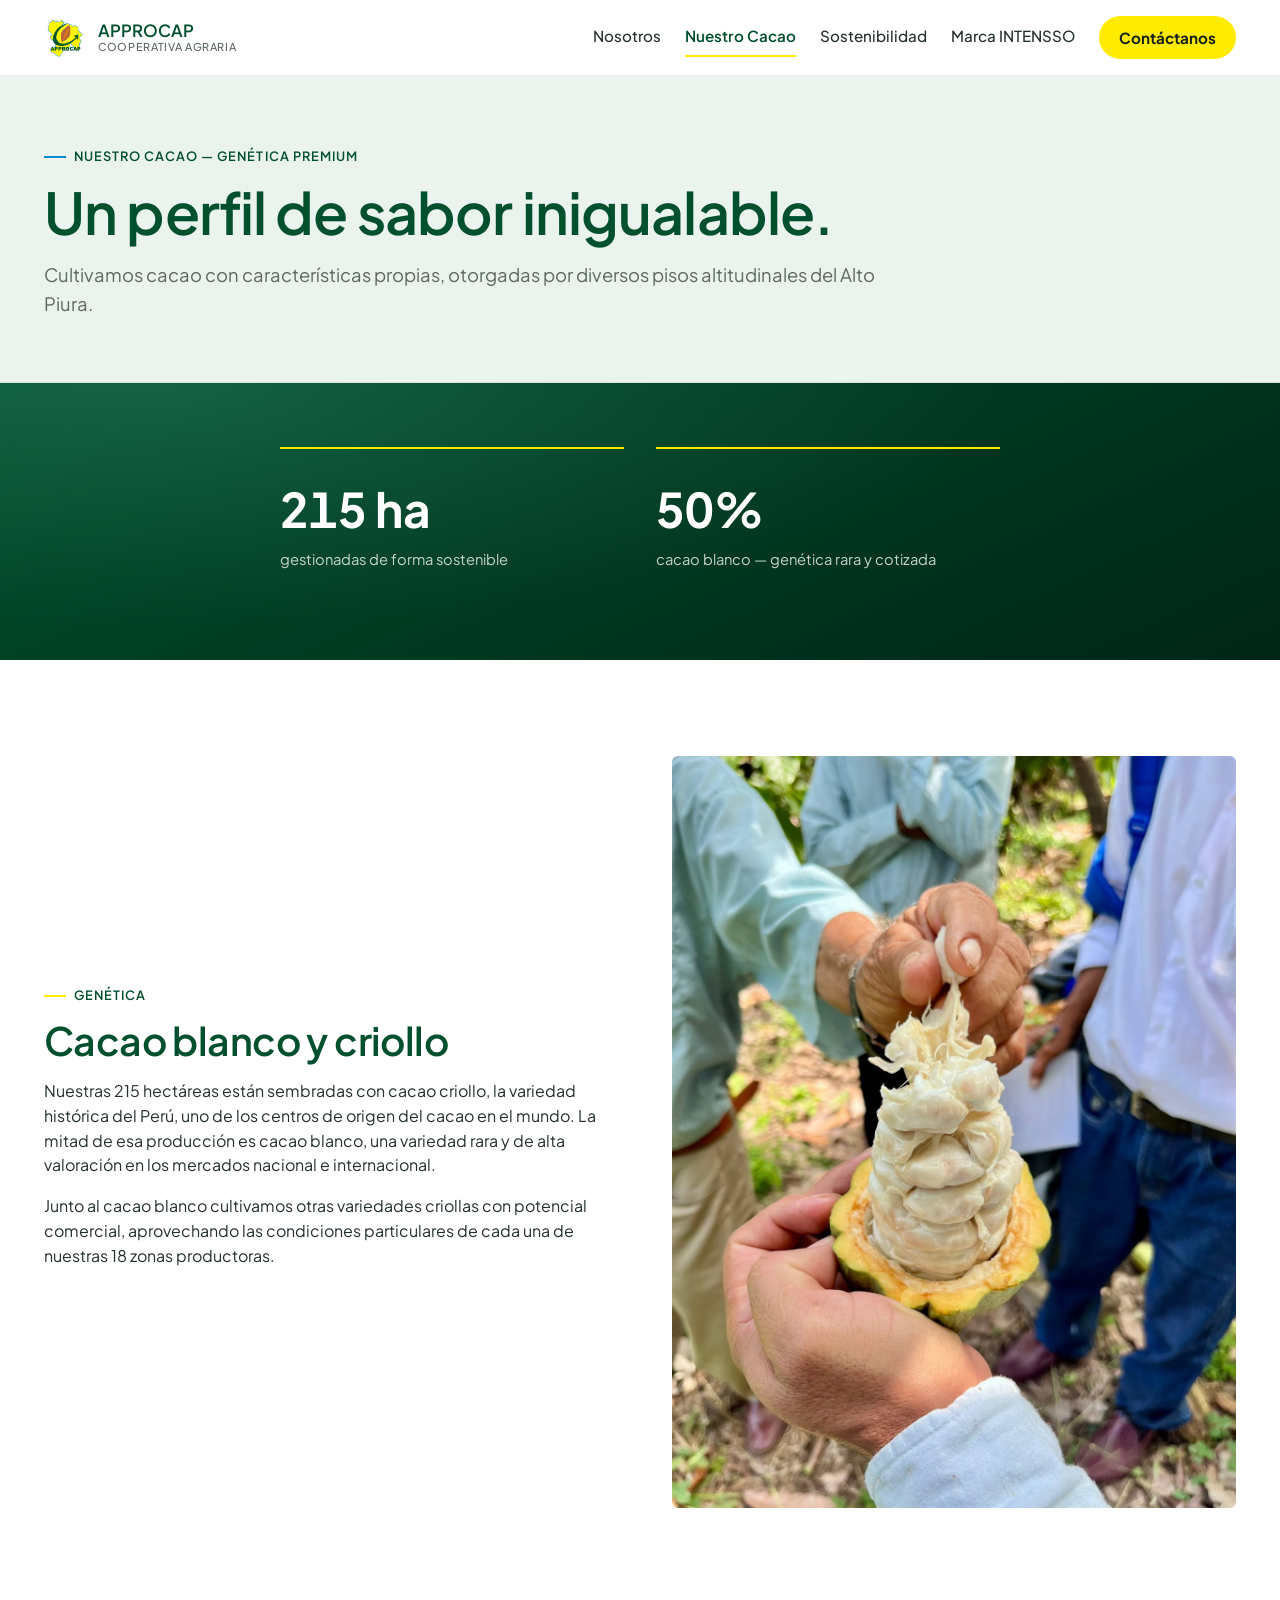
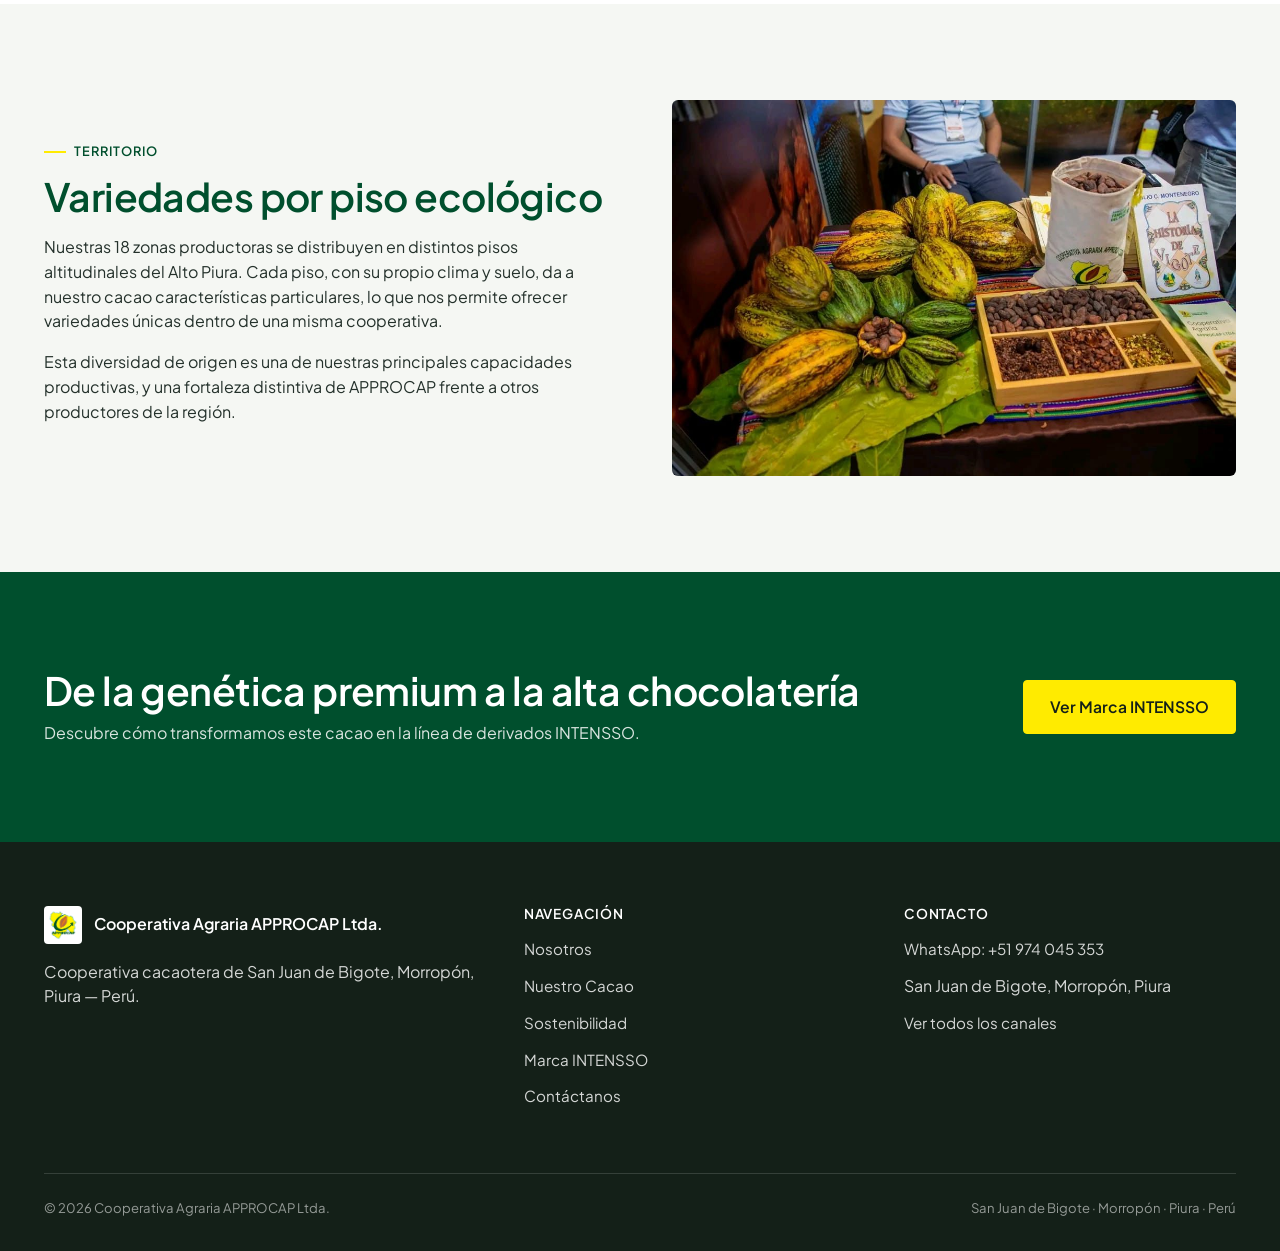
<file: nuestro-cacao.html>
<!DOCTYPE html>
<html lang="es">
<head>
<meta charset="UTF-8">
<meta name="viewport" content="width=device-width, initial-scale=1.0">
<title>Nuestro Cacao — APPROCAP</title>
<meta name="description" content="215 hectáreas de cacao criollo y blanco gestionadas de forma sostenible en el Alto Piura, con variedades propias de cada piso altitudinal. La genética premium de la Cooperativa Agraria APPROCAP.">
<meta property="og:title" content="Nuestro Cacao — APPROCAP">
<meta property="og:description" content="215 hectáreas de cacao criollo y blanco, con variedades propias de cada piso altitudinal. La genética premium de la Cooperativa Agraria APPROCAP Ltda.">
<meta property="og:image" content="assets/img/apertura-mazorca-cacao-blanco.jpg">
<meta property="og:type" content="website">
<meta name="theme-color" content="#004F2D">
<link rel="icon" type="image/png" href="assets/img/logo-approcap.png">
<link rel="stylesheet" href="css/styles.css?v=4">
<link rel="preconnect" href="https://fonts.googleapis.com">
<link rel="preconnect" href="https://fonts.gstatic.com" crossorigin>
<link href="https://fonts.googleapis.com/css2?family=Plus+Jakarta+Sans:wght@400;500;600;700;800&display=swap" rel="stylesheet">
</head>
<body>

<a class="skip-link" href="#contenido">Saltar al contenido principal</a>

<header class="site-header">
  <div class="container">
    <a class="brand" href="index.html">
      <img src="assets/img/logo-approcap.png" alt="Logotipo de APPROCAP" width="42" height="44">
      <span class="brand-name">APPROCAP<small>Cooperativa Agraria</small></span>
    </a>
    <button class="nav-toggle" type="button" aria-expanded="false" aria-controls="main-nav" aria-label="Abrir menú de navegación">
      <svg class="icon-menu" viewBox="0 0 24 24" fill="none" stroke="currentColor" stroke-width="2" stroke-linecap="round"><line x1="3" y1="6" x2="21" y2="6"/><line x1="3" y1="12" x2="21" y2="12"/><line x1="3" y1="18" x2="21" y2="18"/></svg>
      <svg class="icon-close" viewBox="0 0 24 24" fill="none" stroke="currentColor" stroke-width="2" stroke-linecap="round"><line x1="5" y1="5" x2="19" y2="19"/><line x1="19" y1="5" x2="5" y2="19"/></svg>
    </button>
    <nav class="main-nav" id="main-nav" aria-label="Navegación principal">
      <ul>
        <li class="nav-item"><a class="nav-link" href="nosotros.html">Nosotros</a></li>
        <li class="nav-item"><a class="nav-link" href="nuestro-cacao.html" aria-current="page">Nuestro Cacao</a></li>
        <li class="nav-item"><a class="nav-link" href="sostenibilidad.html">Sostenibilidad</a></li>
        <li class="nav-item"><a class="nav-link" href="intensso.html">Marca INTENSSO</a></li>
        <li class="nav-item"><a class="nav-link nav-link--cta" href="contacto.html">Contáctanos</a></li>
      </ul>
    </nav>
  </div>
</header>

<main id="contenido">

  <section class="page-hero">
    <div class="container">
      <p class="eyebrow">Nuestro Cacao — Genética Premium</p>
      <h1>Un perfil de sabor inigualable.</h1>
      <p class="lede">Cultivamos cacao con características propias, otorgadas por diversos pisos altitudinales del Alto Piura.</p>
    </div>
  </section>

  <section class="stat-band" id="hectareas">
    <div class="container">
      <div class="stat-strip stat-strip--2">
        <div class="stat"><span class="value" data-count-to="215" data-suffix=" ha">0</span><span class="label">gestionadas de forma sostenible</span></div>
        <div class="stat"><span class="value" data-count-to="50" data-suffix="%">0</span><span class="label">cacao blanco — genética rara y cotizada</span></div>
      </div>
    </div>
  </section>

  <section class="section" id="variedades">
    <div class="container">
      <div class="split">
        <div class="split-copy">
          <p class="eyebrow">Genética</p>
          <h2>Cacao blanco y criollo</h2>
          <p>Nuestras 215 hectáreas están sembradas con cacao criollo, la variedad histórica del Perú, uno de los centros de origen del cacao en el mundo. La mitad de esa producción es cacao blanco, una variedad rara y de alta valoración en los mercados nacional e internacional.</p>
          <p>Junto al cacao blanco cultivamos otras variedades criollas con potencial comercial, aprovechando las condiciones particulares de cada una de nuestras 18 zonas productoras.</p>
        </div>
        <div class="split-media">
          <img src="assets/img/apertura-mazorca-cacao-blanco.jpg" alt="Mazorca de cacao blanco recién abierta, mostrando los granos frescos cubiertos de mucílago" width="1200" height="1600" loading="lazy">
        </div>
      </div>
    </div>
  </section>

  <section class="section section--tint" id="pisos-ecologicos">
    <div class="container">
      <div class="split reverse">
        <div class="split-copy">
          <p class="eyebrow">Territorio</p>
          <h2>Variedades por piso ecológico</h2>
          <p>Nuestras 18 zonas productoras se distribuyen en distintos pisos altitudinales del Alto Piura. Cada piso, con su propio clima y suelo, da a nuestro cacao características particulares, lo que nos permite ofrecer variedades únicas dentro de una misma cooperativa.</p>
          <p>Esta diversidad de origen es una de nuestras principales capacidades productivas, y una fortaleza distintiva de APPROCAP frente a otros productores de la región.</p>
        </div>
        <div class="split-media">
          <img src="assets/img/poscosecha-granos-cacao-etapas.jpg" alt="Mazorcas y granos de cacao en distintas etapas de poscosecha sobre una mesa, junto a un saco de la Cooperativa Agraria APPROCAP" width="1080" height="720" loading="lazy">
        </div>
      </div>
    </div>
  </section>

  <section class="section section--primary">
    <div class="container">
      <div class="cta-band" style="background:transparent;padding:0;">
        <div>
          <h2>De la genética premium a la alta chocolatería</h2>
          <p>Descubre cómo transformamos este cacao en la línea de derivados INTENSSO.</p>
        </div>
        <div class="cta-row" style="margin-top:0;">
          <a class="btn btn-primary" href="intensso.html">Ver Marca INTENSSO</a>
        </div>
      </div>
    </div>
  </section>

</main>

<footer class="site-footer">
  <div class="container">
    <div class="footer-grid">
      <div>
        <div class="footer-brand">
          <img src="assets/img/logo-approcap.png" alt="" width="36" height="38">
          <span>Cooperativa Agraria APPROCAP Ltda.</span>
        </div>
        <p>Cooperativa cacaotera de San Juan de Bigote, Morropón, Piura — Perú.</p>
      </div>
      <div>
        <h4>Navegación</h4>
        <ul>
          <li><a href="nosotros.html">Nosotros</a></li>
          <li><a href="nuestro-cacao.html">Nuestro Cacao</a></li>
          <li><a href="sostenibilidad.html">Sostenibilidad</a></li>
          <li><a href="intensso.html">Marca INTENSSO</a></li>
          <li><a href="contacto.html">Contáctanos</a></li>
        </ul>
      </div>
      <div>
        <h4>Contacto</h4>
        <ul>
          <li><a href="https://wa.me/51974045353?text=Hola%2C%20quisiera%20obtener%20informaci%C3%B3n%20sobre%20APPROCAP" target="_blank" rel="noopener">WhatsApp: +51 974 045 353</a></li>
          <li><span>San Juan de Bigote, Morropón, Piura</span></li>
          <li><a href="contacto.html">Ver todos los canales</a></li>
        </ul>
      </div>
    </div>
    <div class="footer-bottom">
      <span>© <span data-year>2026</span> Cooperativa Agraria APPROCAP Ltda.</span>
      <span>San Juan de Bigote · Morropón · Piura · Perú</span>
    </div>
  </div>
</footer>

<script src="js/main.js?v=3"></script>
</body>
</html>
</file>
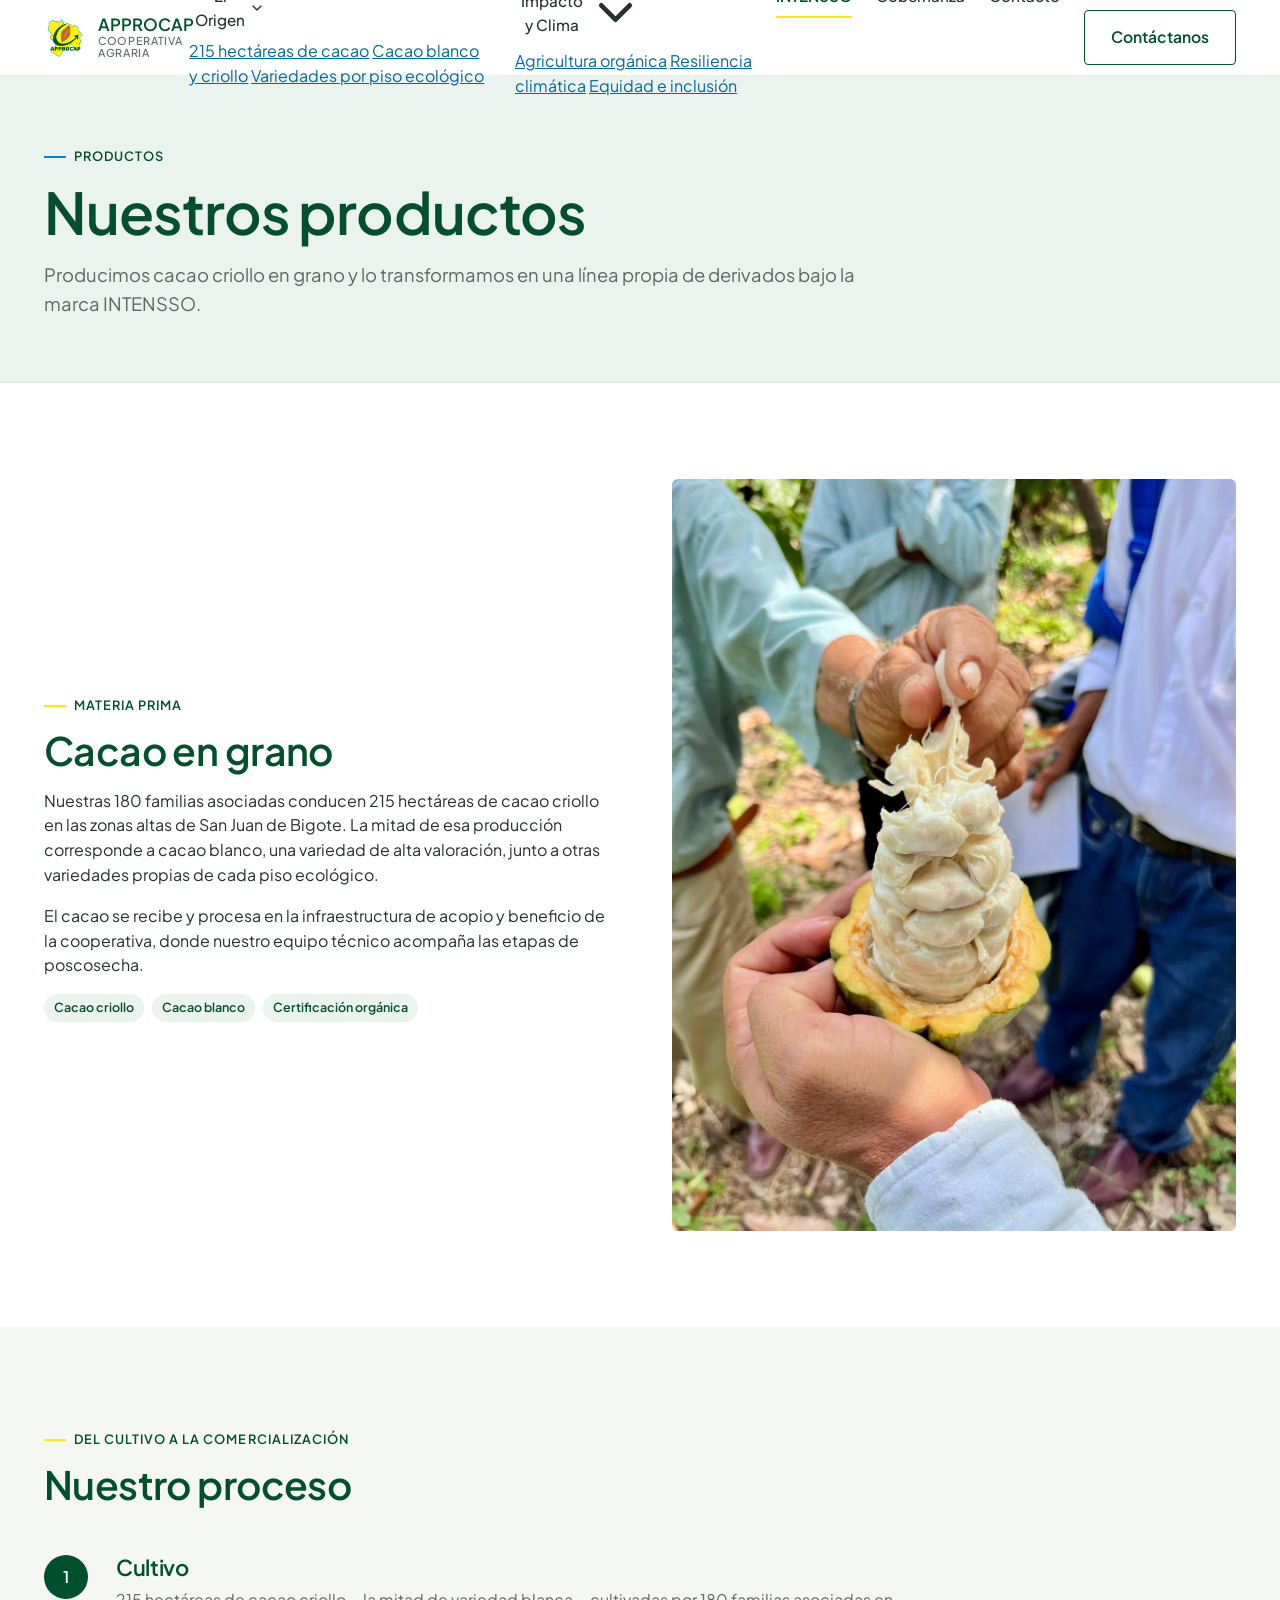
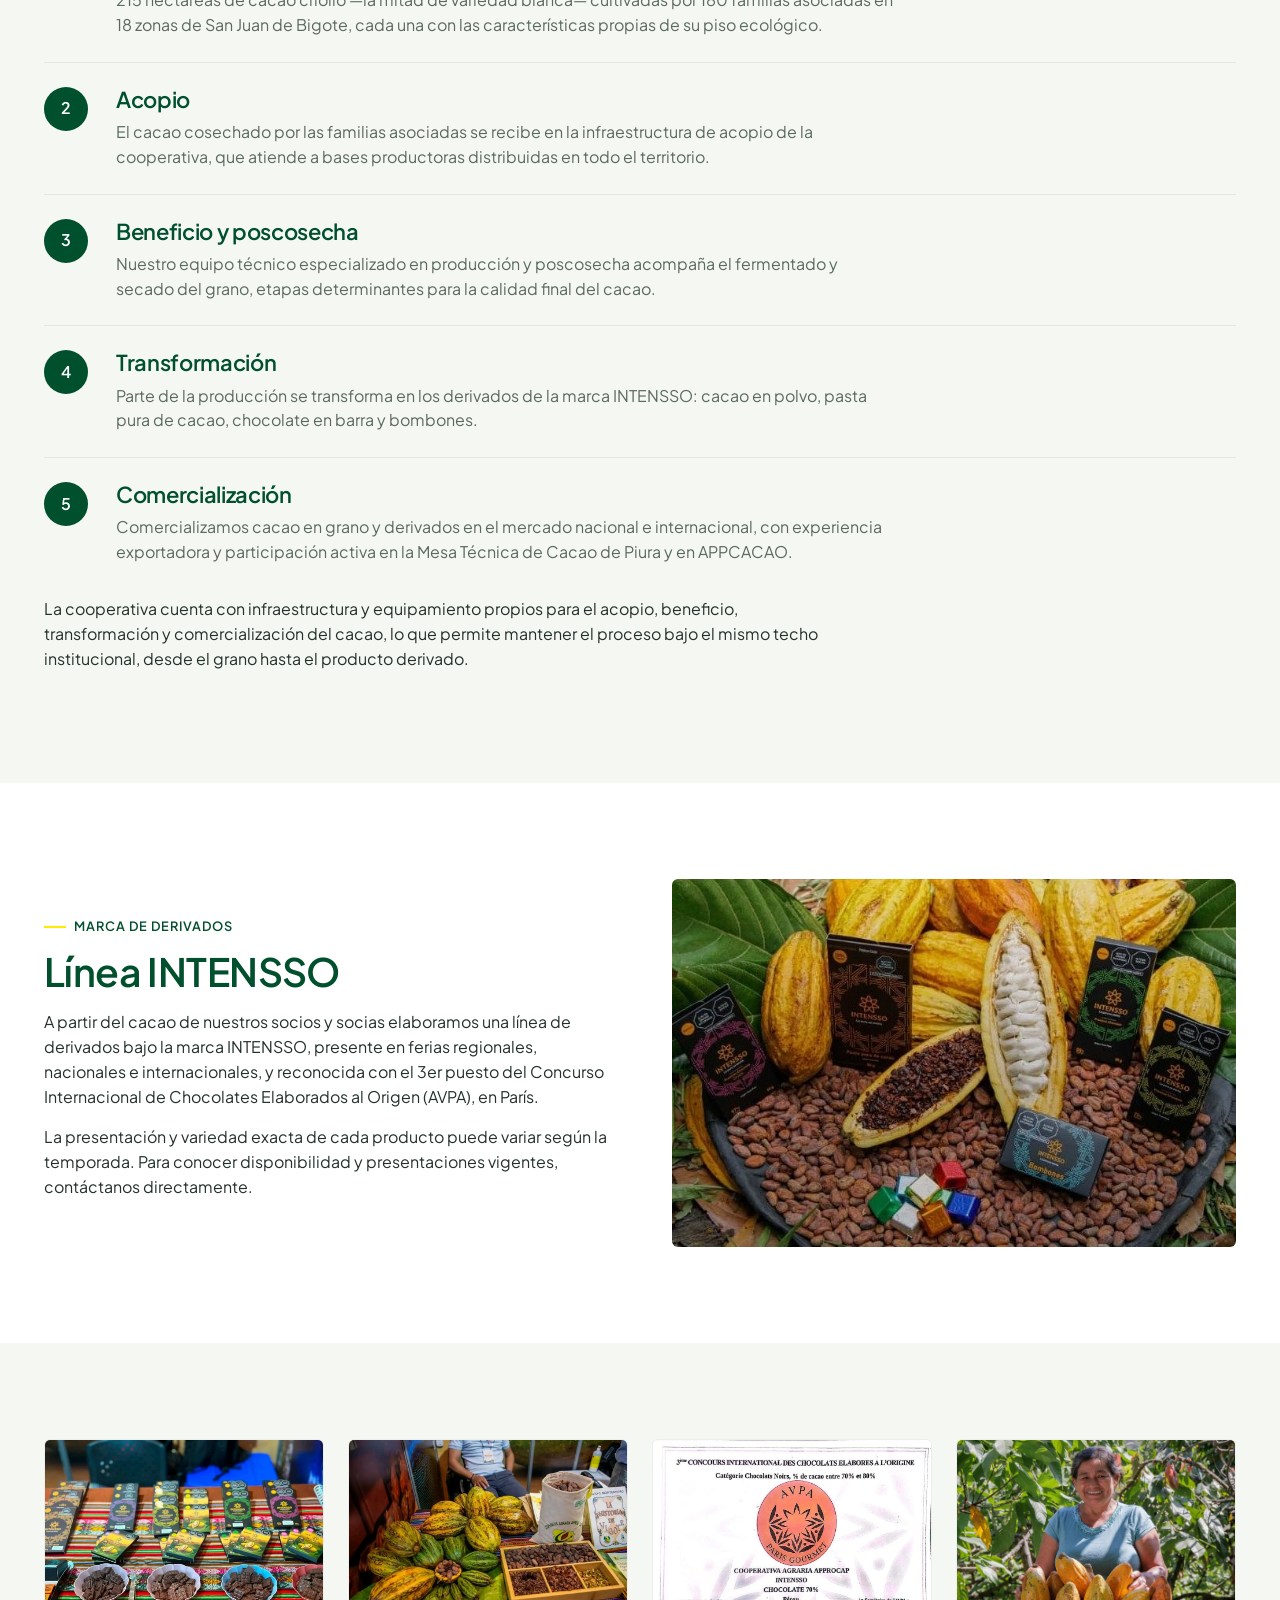
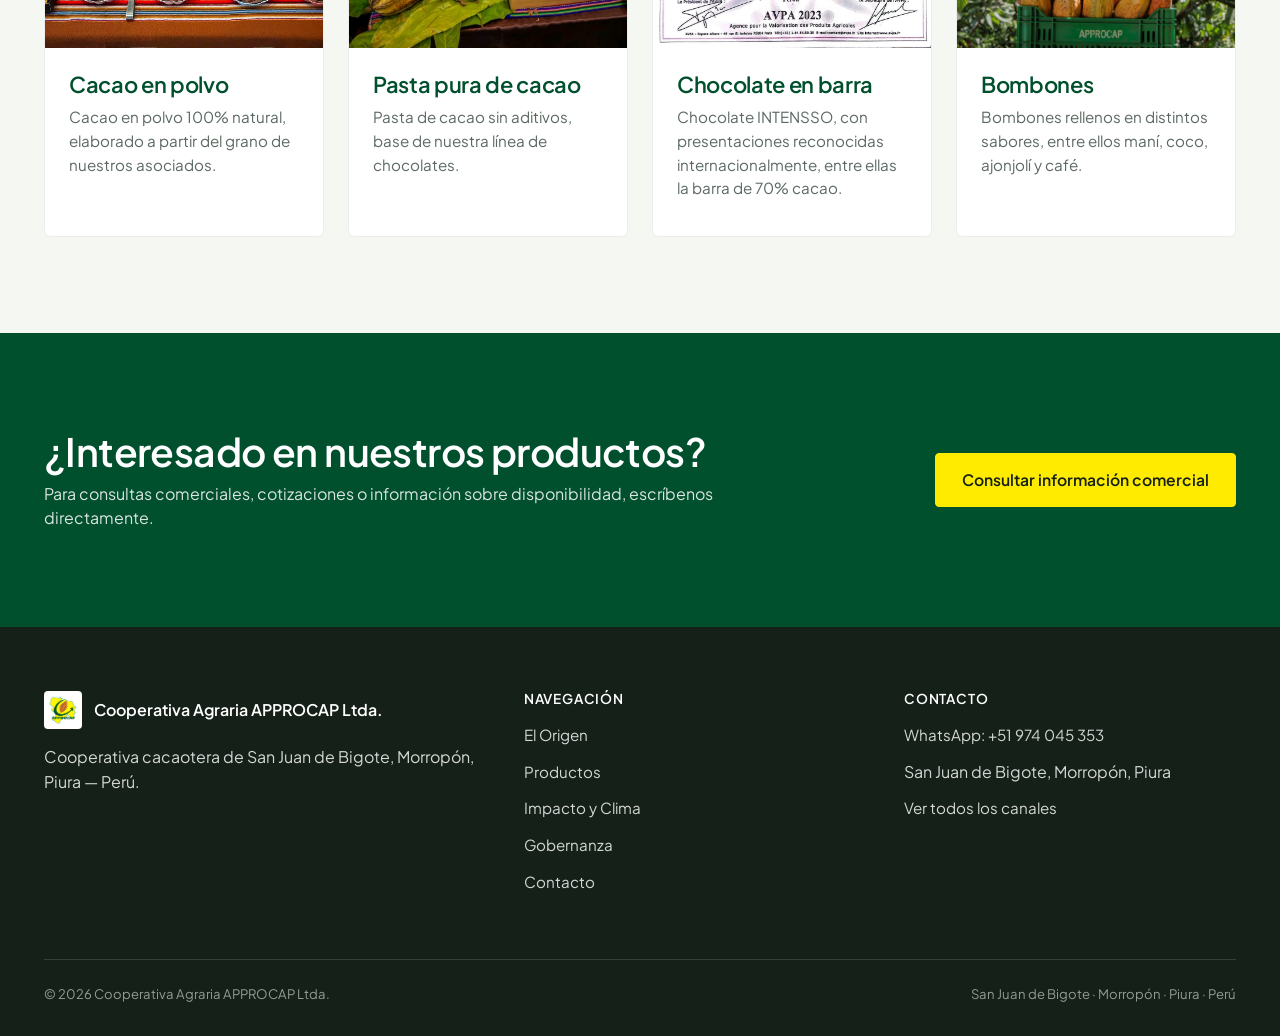
<file: productos.html>
<!DOCTYPE html>
<html lang="es">
<head>
<meta charset="UTF-8">
<meta name="viewport" content="width=device-width, initial-scale=1.0">
<title>Productos — APPROCAP</title>
<meta name="description" content="Cacao criollo en grano y derivados de la marca INTENSSO: cacao en polvo, pasta pura de cacao, chocolate en barra y bombones, elaborados por la Cooperativa Agraria APPROCAP.">
<meta property="og:title" content="Productos — APPROCAP">
<meta property="og:description" content="Cacao en grano y derivados INTENSSO de la Cooperativa Agraria APPROCAP Ltda.">
<meta property="og:image" content="assets/img/productos-intensso-mazorcas-flatlay.jpg">
<meta property="og:type" content="website">
<meta name="theme-color" content="#004F2D">
<link rel="icon" type="image/png" href="assets/img/logo-approcap.png">
<link rel="stylesheet" href="css/styles.css?v=2">
<link rel="preconnect" href="https://fonts.googleapis.com">
<link rel="preconnect" href="https://fonts.gstatic.com" crossorigin>
<link href="https://fonts.googleapis.com/css2?family=Plus+Jakarta+Sans:wght@400;500;600;700;800&display=swap" rel="stylesheet">
</head>
<body>

<a class="skip-link" href="#contenido">Saltar al contenido principal</a>

<header class="site-header">
  <div class="container">
    <a class="brand" href="index.html">
      <img src="assets/img/logo-approcap.png" alt="Logotipo de APPROCAP" width="42" height="44">
      <span class="brand-name">APPROCAP<small>Cooperativa Agraria</small></span>
    </a>
    <button class="nav-toggle" type="button" aria-expanded="false" aria-controls="main-nav" aria-label="Abrir menú de navegación">
      <svg class="icon-menu" viewBox="0 0 24 24" fill="none" stroke="currentColor" stroke-width="2" stroke-linecap="round"><line x1="3" y1="6" x2="21" y2="6"/><line x1="3" y1="12" x2="21" y2="12"/><line x1="3" y1="18" x2="21" y2="18"/></svg>
      <svg class="icon-close" viewBox="0 0 24 24" fill="none" stroke="currentColor" stroke-width="2" stroke-linecap="round"><line x1="5" y1="5" x2="19" y2="19"/><line x1="19" y1="5" x2="5" y2="19"/></svg>
    </button>
    <nav class="main-nav" id="main-nav" aria-label="Navegación principal">
      <ul>
        <li class="nav-item nav-item--dropdown">
          <button type="button" class="nav-link nav-dropdown-trigger" aria-expanded="false" aria-controls="dropdown-origen">
            El Origen
            <svg class="nav-chevron" viewBox="0 0 24 24" fill="none" stroke="currentColor" stroke-width="2" stroke-linecap="round" stroke-linejoin="round"><polyline points="6 9 12 15 18 9"/></svg>
          </button>
          <div class="nav-dropdown" id="dropdown-origen">
            <a class="nav-dropdown-link" href="nosotros.html#hectareas">215 hectáreas de cacao</a>
            <a class="nav-dropdown-link" href="nosotros.html#variedades">Cacao blanco y criollo</a>
            <a class="nav-dropdown-link" href="nosotros.html#pisos-ecologicos">Variedades por piso ecológico</a>
          </div>
        </li>
        <li class="nav-item nav-item--dropdown">
          <button type="button" class="nav-link nav-dropdown-trigger" aria-expanded="false" aria-controls="dropdown-impacto">
            Impacto y Clima
            <svg class="nav-chevron" viewBox="0 0 24 24" fill="none" stroke="currentColor" stroke-width="2" stroke-linecap="round" stroke-linejoin="round"><polyline points="6 9 12 15 18 9"/></svg>
          </button>
          <div class="nav-dropdown" id="dropdown-impacto">
            <a class="nav-dropdown-link" href="compromiso.html#organica">Agricultura orgánica</a>
            <a class="nav-dropdown-link" href="compromiso.html#clima">Resiliencia climática</a>
            <a class="nav-dropdown-link" href="compromiso.html#equidad">Equidad e inclusión</a>
          </div>
        </li>
        <li class="nav-item"><a class="nav-link" href="productos.html#intensso" aria-current="page">INTENSSO</a></li>
        <li class="nav-item"><a class="nav-link" href="nosotros.html#gobernanza">Gobernanza</a></li>
        <li class="nav-item"><a class="nav-link" href="contacto.html">Contacto</a></li>
      </ul>
    </nav>
    <div class="header-cta">
      <a class="btn btn-outline-dark" href="contacto.html"><span class="btn-label">Contáctanos</span></a>
    </div>
  </div>
</header>

<main id="contenido">

  <section class="page-hero">
    <div class="container">
      <p class="eyebrow">Productos</p>
      <h1>Nuestros productos</h1>
      <p class="lede">Producimos cacao criollo en grano y lo transformamos en una línea propia de derivados bajo la marca INTENSSO.</p>
    </div>
  </section>

  <section class="section">
    <div class="container">
      <div class="split">
        <div class="split-copy">
          <p class="eyebrow">Materia prima</p>
          <h2>Cacao en grano</h2>
          <p>Nuestras 180 familias asociadas conducen 215 hectáreas de cacao criollo en las zonas altas de San Juan de Bigote. La mitad de esa producción corresponde a cacao blanco, una variedad de alta valoración, junto a otras variedades propias de cada piso ecológico.</p>
          <p>El cacao se recibe y procesa en la infraestructura de acopio y beneficio de la cooperativa, donde nuestro equipo técnico acompaña las etapas de poscosecha.</p>
          <div class="tag-row">
            <span class="tag">Cacao criollo</span>
            <span class="tag">Cacao blanco</span>
            <span class="tag">Certificación orgánica</span>
          </div>
        </div>
        <div class="split-media">
          <img src="assets/img/apertura-mazorca-cacao-blanco.jpg" alt="Mazorca de cacao blanco recién abierta, mostrando los granos frescos cubiertos de mucílago" width="1200" height="1600" loading="lazy">
        </div>
      </div>
    </div>
  </section>

  <section class="section section--tint">
    <div class="container">
      <div class="section-head">
        <p class="eyebrow">Del cultivo a la comercialización</p>
        <h2>Nuestro proceso</h2>
      </div>
      <ol class="step-list">
        <li class="step">
          <span class="step-number" aria-hidden="true"></span>
          <div>
            <h3>Cultivo</h3>
            <p>215 hectáreas de cacao criollo —la mitad de variedad blanca— cultivadas por 180 familias asociadas en 18 zonas de San Juan de Bigote, cada una con las características propias de su piso ecológico.</p>
          </div>
        </li>
        <li class="step">
          <span class="step-number" aria-hidden="true"></span>
          <div>
            <h3>Acopio</h3>
            <p>El cacao cosechado por las familias asociadas se recibe en la infraestructura de acopio de la cooperativa, que atiende a bases productoras distribuidas en todo el territorio.</p>
          </div>
        </li>
        <li class="step">
          <span class="step-number" aria-hidden="true"></span>
          <div>
            <h3>Beneficio y poscosecha</h3>
            <p>Nuestro equipo técnico especializado en producción y poscosecha acompaña el fermentado y secado del grano, etapas determinantes para la calidad final del cacao.</p>
          </div>
        </li>
        <li class="step">
          <span class="step-number" aria-hidden="true"></span>
          <div>
            <h3>Transformación</h3>
            <p>Parte de la producción se transforma en los derivados de la marca INTENSSO: cacao en polvo, pasta pura de cacao, chocolate en barra y bombones.</p>
          </div>
        </li>
        <li class="step">
          <span class="step-number" aria-hidden="true"></span>
          <div>
            <h3>Comercialización</h3>
            <p>Comercializamos cacao en grano y derivados en el mercado nacional e internacional, con experiencia exportadora y participación activa en la Mesa Técnica de Cacao de Piura y en APPCACAO.</p>
          </div>
        </li>
      </ol>
      <p style="margin-top:var(--space-6);">La cooperativa cuenta con infraestructura y equipamiento propios para el acopio, beneficio, transformación y comercialización del cacao, lo que permite mantener el proceso bajo el mismo techo institucional, desde el grano hasta el producto derivado.</p>
    </div>
  </section>

  <section class="section" id="intensso">
    <div class="container">
      <div class="split reverse">
        <div class="split-copy">
          <p class="eyebrow">Marca de derivados</p>
          <h2>Línea INTENSSO</h2>
          <p>A partir del cacao de nuestros socios y socias elaboramos una línea de derivados bajo la marca INTENSSO, presente en ferias regionales, nacionales e internacionales, y reconocida con el 3er puesto del Concurso Internacional de Chocolates Elaborados al Origen (AVPA), en París.</p>
          <p>La presentación y variedad exacta de cada producto puede variar según la temporada. Para conocer disponibilidad y presentaciones vigentes, contáctanos directamente.</p>
        </div>
        <div class="split-media">
          <img src="assets/img/productos-intensso-mazorcas-flatlay.jpg" alt="Pasta pura de cacao y chocolates INTENSSO junto a mazorcas y granos de cacao" width="717" height="467" loading="lazy">
        </div>
      </div>
    </div>
  </section>

  <section class="section section--tint">
    <div class="container">
      <div class="card-grid card-grid--4">
        <article class="product-card">
          <img src="assets/img/linea-productos-intensso-anaqueles.jpg" alt="Bolsas de cacao en polvo INTENSSO exhibidas en un anaquel" width="1080" height="810" loading="lazy">
          <div class="product-body">
            <h3>Cacao en polvo</h3>
            <p>Cacao en polvo 100% natural, elaborado a partir del grano de nuestros asociados.</p>
          </div>
        </article>
        <article class="product-card">
          <img src="assets/img/poscosecha-granos-cacao-etapas.jpg" alt="Granos de cacao en distintas etapas de procesamiento junto a un saco de la Cooperativa Agraria APPROCAP" width="1080" height="720" loading="lazy">
          <div class="product-body">
            <h3>Pasta pura de cacao</h3>
            <p>Pasta de cacao sin aditivos, base de nuestra línea de chocolates.</p>
          </div>
        </article>
        <article class="product-card">
          <img src="assets/img/reconocimientos/2023-avpa-paris-gourmet-3er-puesto.jpg" alt="Certificado del 3er puesto obtenido por el Chocolate INTENSSO 70% en el concurso AVPA Paris Gourmet 2023" width="1000" height="711" loading="lazy">
          <div class="product-body">
            <h3>Chocolate en barra</h3>
            <p>Chocolate INTENSSO, con presentaciones reconocidas internacionalmente, entre ellas la barra de 70% cacao.</p>
          </div>
        </article>
        <article class="product-card">
          <img src="assets/img/hero-productora-cacao-approcap.jpg" alt="Cacao criollo cultivado por familias asociadas a APPROCAP" width="1800" height="923" loading="lazy">
          <div class="product-body">
            <h3>Bombones</h3>
            <p>Bombones rellenos en distintos sabores, entre ellos maní, coco, ajonjolí y café.</p>
          </div>
        </article>
      </div>
    </div>
  </section>

  <section class="section section--primary">
    <div class="container">
      <div class="cta-band" style="background:transparent;padding:0;">
        <div>
          <h2>¿Interesado en nuestros productos?</h2>
          <p>Para consultas comerciales, cotizaciones o información sobre disponibilidad, escríbenos directamente.</p>
        </div>
        <div class="cta-row" style="margin-top:0;">
          <a class="btn btn-primary" href="contacto.html">Consultar información comercial</a>
        </div>
      </div>
    </div>
  </section>

</main>

<footer class="site-footer">
  <div class="container">
    <div class="footer-grid">
      <div>
        <div class="footer-brand">
          <img src="assets/img/logo-approcap.png" alt="" width="36" height="38">
          <span>Cooperativa Agraria APPROCAP Ltda.</span>
        </div>
        <p>Cooperativa cacaotera de San Juan de Bigote, Morropón, Piura — Perú.</p>
      </div>
      <div>
        <h4>Navegación</h4>
        <ul>
          <li><a href="nosotros.html">El Origen</a></li>
          <li><a href="productos.html">Productos</a></li>
          <li><a href="compromiso.html">Impacto y Clima</a></li>
          <li><a href="nosotros.html#gobernanza">Gobernanza</a></li>
          <li><a href="contacto.html">Contacto</a></li>
        </ul>
      </div>
      <div>
        <h4>Contacto</h4>
        <ul>
          <li><a href="https://wa.me/51974045353?text=Hola%2C%20quisiera%20obtener%20informaci%C3%B3n%20sobre%20APPROCAP" target="_blank" rel="noopener">WhatsApp: +51 974 045 353</a></li>
          <li><span>San Juan de Bigote, Morropón, Piura</span></li>
          <li><a href="contacto.html">Ver todos los canales</a></li>
        </ul>
      </div>
    </div>
    <div class="footer-bottom">
      <span>© <span data-year>2026</span> Cooperativa Agraria APPROCAP Ltda.</span>
      <span>San Juan de Bigote · Morropón · Piura · Perú</span>
    </div>
  </div>
</footer>

<script src="js/main.js?v=2"></script>
</body>
</html>
</file>
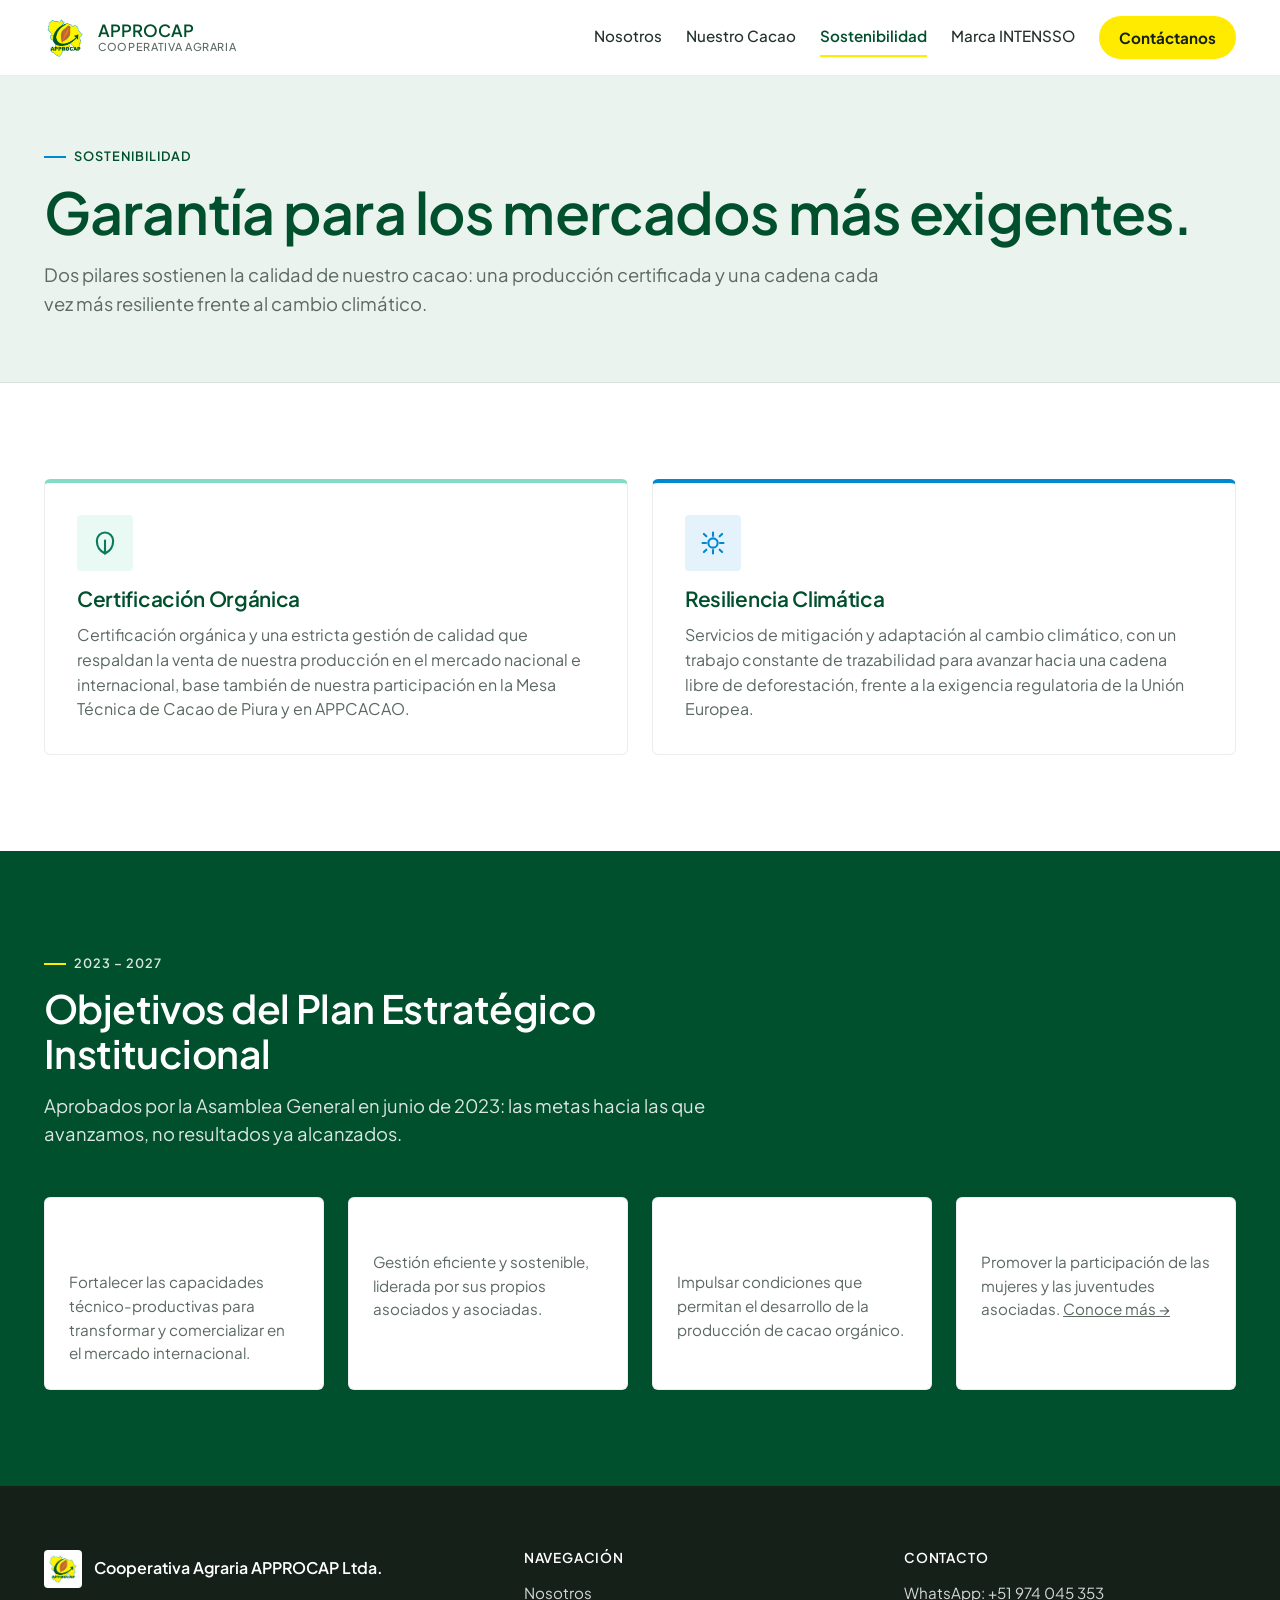
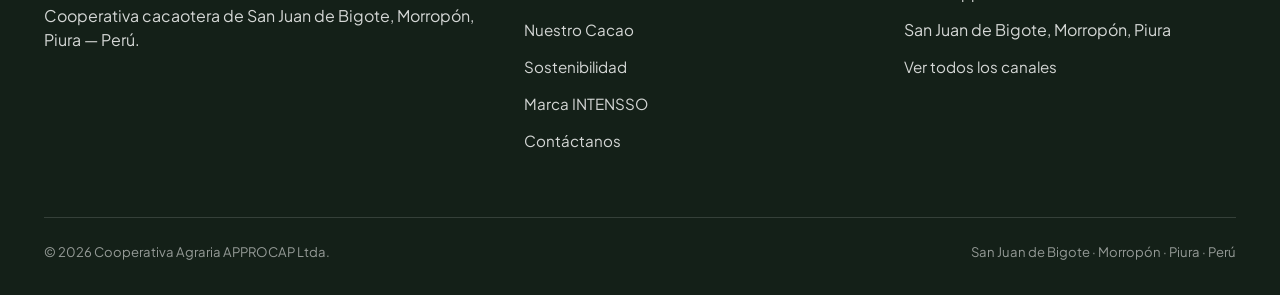
<file: sostenibilidad.html>
<!DOCTYPE html>
<html lang="es">
<head>
<meta charset="UTF-8">
<meta name="viewport" content="width=device-width, initial-scale=1.0">
<title>Sostenibilidad — APPROCAP</title>
<meta name="description" content="Certificación orgánica, estricta gestión de calidad y resiliencia climática de la Cooperativa Agraria APPROCAP: la garantía detrás de nuestro cacao para los mercados más exigentes.">
<meta property="og:title" content="Sostenibilidad — APPROCAP">
<meta property="og:description" content="Certificación orgánica y resiliencia climática de la Cooperativa Agraria APPROCAP Ltda.">
<meta property="og:image" content="assets/img/apertura-mazorca-cacao-blanco.jpg">
<meta property="og:type" content="website">
<meta name="theme-color" content="#004F2D">
<link rel="icon" type="image/png" href="assets/img/logo-approcap.png">
<link rel="stylesheet" href="css/styles.css?v=4">
<link rel="preconnect" href="https://fonts.googleapis.com">
<link rel="preconnect" href="https://fonts.gstatic.com" crossorigin>
<link href="https://fonts.googleapis.com/css2?family=Plus+Jakarta+Sans:wght@400;500;600;700;800&display=swap" rel="stylesheet">
</head>
<body>

<a class="skip-link" href="#contenido">Saltar al contenido principal</a>

<header class="site-header">
  <div class="container">
    <a class="brand" href="index.html">
      <img src="assets/img/logo-approcap.png" alt="Logotipo de APPROCAP" width="42" height="44">
      <span class="brand-name">APPROCAP<small>Cooperativa Agraria</small></span>
    </a>
    <button class="nav-toggle" type="button" aria-expanded="false" aria-controls="main-nav" aria-label="Abrir menú de navegación">
      <svg class="icon-menu" viewBox="0 0 24 24" fill="none" stroke="currentColor" stroke-width="2" stroke-linecap="round"><line x1="3" y1="6" x2="21" y2="6"/><line x1="3" y1="12" x2="21" y2="12"/><line x1="3" y1="18" x2="21" y2="18"/></svg>
      <svg class="icon-close" viewBox="0 0 24 24" fill="none" stroke="currentColor" stroke-width="2" stroke-linecap="round"><line x1="5" y1="5" x2="19" y2="19"/><line x1="19" y1="5" x2="5" y2="19"/></svg>
    </button>
    <nav class="main-nav" id="main-nav" aria-label="Navegación principal">
      <ul>
        <li class="nav-item"><a class="nav-link" href="nosotros.html">Nosotros</a></li>
        <li class="nav-item"><a class="nav-link" href="nuestro-cacao.html">Nuestro Cacao</a></li>
        <li class="nav-item"><a class="nav-link" href="sostenibilidad.html" aria-current="page">Sostenibilidad</a></li>
        <li class="nav-item"><a class="nav-link" href="intensso.html">Marca INTENSSO</a></li>
        <li class="nav-item"><a class="nav-link nav-link--cta" href="contacto.html">Contáctanos</a></li>
      </ul>
    </nav>
  </div>
</header>

<main id="contenido">

  <section class="page-hero">
    <div class="container">
      <p class="eyebrow">Sostenibilidad</p>
      <h1>Garantía para los mercados más exigentes.</h1>
      <p class="lede">Dos pilares sostienen la calidad de nuestro cacao: una producción certificada y una cadena cada vez más resiliente frente al cambio climático.</p>
    </div>
  </section>

  <section class="section">
    <div class="container">
      <div class="card-grid card-grid--2">
        <div class="card card--guarantee card--mint">
          <span class="icon-badge icon-badge--mint" aria-hidden="true">
            <svg viewBox="0 0 24 24" fill="none" stroke="currentColor" stroke-width="1.8" stroke-linecap="round" stroke-linejoin="round"><path d="M12 21c-4-2-7-6-7-11a7 7 0 0 1 14 0c0 5-3 9-7 11Z"/><path d="M12 21V10"/></svg>
          </span>
          <h3>Certificación Orgánica</h3>
          <p>Certificación orgánica y una estricta gestión de calidad que respaldan la venta de nuestra producción en el mercado nacional e internacional, base también de nuestra participación en la Mesa Técnica de Cacao de Piura y en APPCACAO.</p>
        </div>
        <div class="card card--guarantee card--blue">
          <span class="icon-badge icon-badge--blue" aria-hidden="true">
            <svg viewBox="0 0 24 24" fill="none" stroke="currentColor" stroke-width="1.8" stroke-linecap="round" stroke-linejoin="round"><path d="M12 3v3M12 18v3M4.2 4.2l2.1 2.1M17.7 17.7l2.1 2.1M3 12h3M18 12h3M4.2 19.8l2.1-2.1M17.7 6.3l2.1-2.1"/><circle cx="12" cy="12" r="4"/></svg>
          </span>
          <h3>Resiliencia Climática</h3>
          <p>Servicios de mitigación y adaptación al cambio climático, con un trabajo constante de trazabilidad para avanzar hacia una cadena libre de deforestación, frente a la exigencia regulatoria de la Unión Europea.</p>
        </div>
      </div>
    </div>
  </section>

  <section class="section section--primary" id="objetivos">
    <div class="container">
      <div class="section-head">
        <p class="eyebrow">2023 – 2027</p>
        <h2>Objetivos del Plan Estratégico Institucional</h2>
        <p class="lede">Aprobados por la Asamblea General en junio de 2023: las metas hacia las que avanzamos, no resultados ya alcanzados.</p>
      </div>
      <div class="card-grid card-grid--4">
        <div class="card">
          <h3>Producción y comercialización</h3>
          <p>Fortalecer las capacidades técnico-productivas para transformar y comercializar en el mercado internacional.</p>
        </div>
        <div class="card">
          <h3>Fortalecimiento institucional</h3>
          <p>Gestión eficiente y sostenible, liderada por sus propios asociados y asociadas.</p>
        </div>
        <div class="card">
          <h3>Incidencia en políticas públicas</h3>
          <p>Impulsar condiciones que permitan el desarrollo de la producción de cacao orgánico.</p>
        </div>
        <div class="card">
          <h3>Equidad e inclusión</h3>
          <p>Promover la participación de las mujeres y las juventudes asociadas. <a href="nosotros.html#gobernanza" style="color:inherit;">Conoce más →</a></p>
        </div>
      </div>
    </div>
  </section>

</main>

<footer class="site-footer">
  <div class="container">
    <div class="footer-grid">
      <div>
        <div class="footer-brand">
          <img src="assets/img/logo-approcap.png" alt="" width="36" height="38">
          <span>Cooperativa Agraria APPROCAP Ltda.</span>
        </div>
        <p>Cooperativa cacaotera de San Juan de Bigote, Morropón, Piura — Perú.</p>
      </div>
      <div>
        <h4>Navegación</h4>
        <ul>
          <li><a href="nosotros.html">Nosotros</a></li>
          <li><a href="nuestro-cacao.html">Nuestro Cacao</a></li>
          <li><a href="sostenibilidad.html">Sostenibilidad</a></li>
          <li><a href="intensso.html">Marca INTENSSO</a></li>
          <li><a href="contacto.html">Contáctanos</a></li>
        </ul>
      </div>
      <div>
        <h4>Contacto</h4>
        <ul>
          <li><a href="https://wa.me/51974045353?text=Hola%2C%20quisiera%20obtener%20informaci%C3%B3n%20sobre%20APPROCAP" target="_blank" rel="noopener">WhatsApp: +51 974 045 353</a></li>
          <li><span>San Juan de Bigote, Morropón, Piura</span></li>
          <li><a href="contacto.html">Ver todos los canales</a></li>
        </ul>
      </div>
    </div>
    <div class="footer-bottom">
      <span>© <span data-year>2026</span> Cooperativa Agraria APPROCAP Ltda.</span>
      <span>San Juan de Bigote · Morropón · Piura · Perú</span>
    </div>
  </div>
</footer>

<script src="js/main.js?v=3"></script>
</body>
</html>
</file>
<file: css/styles.css>
/* =========================================================
   APPROCAP — Cooperativa Agraria APPROCAP Ltda.
   Hoja de estilos principal
   ========================================================= */

:root {
  /* Paleta corporativa obligatoria */
  --color-primary: #004F2D;
  --color-accent: #FFEB00;
  --color-white: #FFFFFF;
  --color-secondary: #84DCC6;
  --color-blue: #0089D0;
  /* Variante más oscura del azul de marca, solo para texto de enlaces:
     #0089D0 da 3.83:1 sobre blanco (no cumple WCAG AA 4.5:1 para texto). */
  --color-blue-text: #006999;

  /* Derivados de la paleta (mismos matices, distinta opacidad/luminosidad) */
  --color-primary-dark: #003820;
  --color-primary-tint: #EAF3EE;
  --color-ink: #142018;
  --color-text: #24312B;
  --color-text-muted: #5B6961;
  --color-border: rgba(20, 32, 24, 0.12);
  --color-border-subtle: rgba(20, 32, 24, 0.08);
  --color-surface: #FFFFFF;
  --color-surface-alt: #F5F7F3;

  /* Tipografía */
  --font-display: "Plus Jakarta Sans", "Segoe UI", -apple-system, BlinkMacSystemFont, Arial, sans-serif;
  --font-body: "Plus Jakarta Sans", "Segoe UI", -apple-system, BlinkMacSystemFont, Arial, sans-serif;
  --font-mono: ui-monospace, "SFMono-Regular", Consolas, "Liberation Mono", monospace;

  /* Grid de 4px */
  --space-1: 4px;
  --space-2: 8px;
  --space-3: 12px;
  --space-4: 16px;
  --space-5: 24px;
  --space-6: 32px;
  --space-7: 48px;
  --space-8: 64px;
  --space-9: 96px;

  --radius-sm: 4px;
  --radius-md: 6px;
  --shadow-card: 0 1px 2px rgba(20, 32, 24, 0.06), 0 2px 8px rgba(20, 32, 24, 0.05);

  --max-width: 1240px;
  --header-height: 76px;

  --ease: cubic-bezier(0.25, 1, 0.5, 1);
}

/* ---------- Reset ---------- */
*, *::before, *::after { box-sizing: border-box; }
html { -webkit-text-size-adjust: 100%; scroll-behavior: smooth; scroll-padding-top: calc(var(--header-height) + 16px); }
body {
  margin: 0;
  background: var(--color-white);
  color: var(--color-text);
  font-family: var(--font-body);
  font-size: 16px;
  line-height: 1.55;
  -webkit-font-smoothing: antialiased;
  overflow-x: hidden;
}
img { max-width: 100%; display: block; }
h1, h2, h3, h4 { font-family: var(--font-display); color: var(--color-primary); font-weight: 600; line-height: 1.15; margin: 0 0 var(--space-4); letter-spacing: -0.015em; }
h1 strong, h2 strong, h3 strong { font-weight: 800; }
h1 { font-size: clamp(2.25rem, 1.7rem + 2.4vw, 3.6rem); font-weight: 600; }
h2 { font-size: clamp(1.7rem, 1.4rem + 1.3vw, 2.5rem); }
h3 { font-size: clamp(1.15rem, 1.05rem + 0.4vw, 1.4rem); }
p { margin: 0 0 var(--space-4); max-width: 65ch; }
a { color: var(--color-blue-text); }
ul, ol { padding-left: 1.2em; }
button { font: inherit; }

* { scroll-margin-top: calc(var(--header-height) + 12px); }

@media (prefers-reduced-motion: reduce) {
  html { scroll-behavior: auto; }
  *, *::before, *::after { animation-duration: 0.001ms !important; animation-iteration-count: 1 !important; transition-duration: 0.001ms !important; }
}

/* ---------- Utility layout ---------- */
.container { width: 100%; max-width: var(--max-width); margin-inline: auto; padding-inline: var(--space-5); }

/* Grid/flex items default to min-width:auto, which lets long unbreakable
   content (button rows, headings) force their track wider than the
   container and overflow the viewport on narrow screens. Reset it. */
.hero-copy, .hero-figure,
.split-copy, .split-media,
.highlight-copy,
.card, .product-card, .stat, .recognition-item, .gallery-item,
.contact-grid > *, .footer-grid > *,
.cta-row, .cta-row > * {
  min-width: 0;
}
.section { padding-block: var(--space-9); }
.section--tint { background: var(--color-surface-alt); }
.section--mint { background: linear-gradient(180deg, rgba(132, 220, 198, 0.18), rgba(132, 220, 198, 0.05)); }
.section--primary { background: var(--color-primary); color: var(--color-white); }
.section--primary h2, .section--primary h3 { color: var(--color-white); }
.section--primary p { color: rgba(255,255,255,0.86); }
.section-head { max-width: 62ch; margin-bottom: var(--space-7); }
.section-head--center { margin-inline: auto; text-align: center; }
.eyebrow {
  display: inline-flex; align-items: center; gap: var(--space-2);
  font-size: 0.8rem; font-weight: 600; letter-spacing: 0.08em; text-transform: uppercase;
  color: var(--color-primary); margin-bottom: var(--space-3);
}
.eyebrow::before { content: ""; width: 22px; height: 2px; background: var(--color-accent); display: inline-block; }
.lede { font-size: 1.15rem; color: var(--color-text-muted); }

/* ---------- Skip link ---------- */
.skip-link {
  position: absolute; left: var(--space-4); top: -60px;
  background: var(--color-primary); color: var(--color-white);
  padding: var(--space-3) var(--space-4); border-radius: var(--radius-sm);
  z-index: 1000; transition: top 150ms var(--ease);
  text-decoration: none; font-weight: 600;
}
.skip-link:focus { top: var(--space-4); }

/* ---------- Focus visibility ---------- */
a:focus-visible, button:focus-visible, summary:focus-visible, [tabindex]:focus-visible {
  outline: 3px solid var(--color-blue);
  outline-offset: 2px;
  border-radius: var(--radius-sm);
}

/* ---------- Buttons ---------- */
.btn {
  display: inline-flex; align-items: center; justify-content: center; gap: var(--space-2);
  padding: 14px 26px; border-radius: var(--radius-sm);
  font-weight: 600; font-size: 0.98rem; text-decoration: none;
  border: 1.5px solid transparent; cursor: pointer;
  transition: transform 150ms var(--ease), background-color 150ms var(--ease), border-color 150ms var(--ease), color 150ms var(--ease);
  text-align: center;
}
.btn:hover { transform: translateY(-1px); }
.btn-primary { background: var(--color-accent); color: var(--color-ink); border-color: var(--color-accent); }
.btn-primary:hover { background: #F2DE00; }
.btn-outline { background: transparent; color: var(--color-white); border-color: rgba(255,255,255,0.55); }
.btn-outline:hover { background: rgba(255,255,255,0.12); border-color: var(--color-white); }
.btn-outline-dark { background: transparent; color: var(--color-primary); border-color: var(--color-primary); }
.btn-outline-dark:hover { background: var(--color-primary); color: var(--color-white); }
.btn-whatsapp { background: var(--color-primary); color: var(--color-white); }
.btn-whatsapp:hover { background: var(--color-primary-dark); }
.cta-row { display: flex; flex-wrap: wrap; gap: var(--space-4); margin-top: var(--space-6); }

/* ---------- Header ---------- */
.site-header {
  position: sticky; top: 0; z-index: 500;
  border-bottom: 1px solid var(--color-border-subtle);
  height: var(--header-height);
}
/* The frosted-glass backdrop lives on a ::before layer rather than on
   .site-header itself: backdrop-filter (like transform/filter/will-change)
   makes an element the containing block for its position:fixed
   descendants, which would trap the fixed-position mobile nav panel
   inside the header's own 76px-tall box instead of the full viewport. */
.site-header::before {
  content: ""; position: absolute; inset: 0; z-index: -1;
  background: rgba(255, 255, 255, 0.92);
  backdrop-filter: saturate(160%) blur(8px);
}
.site-header .container { height: 100%; display: flex; align-items: center; justify-content: space-between; gap: var(--space-5); }
.brand { display: flex; align-items: center; gap: var(--space-3); text-decoration: none; color: var(--color-primary); }
.brand img { height: 44px; width: auto; }
/* Cruce suave entre el logo a color (header sólido) y el logo blanco
   (header transparente sobre el hero): ambos ocupan el mismo lugar. */
.brand { position: relative; }
.brand-logo--white { position: absolute; top: 0; left: 0; opacity: 0; transition: opacity 200ms var(--ease); }
.brand-logo--color { transition: opacity 200ms var(--ease); }
.site-header--transparent .brand-logo--color { opacity: 0; }
.site-header--transparent .brand-logo--white { opacity: 1; }
.brand-name { font-family: var(--font-display); font-weight: 600; font-size: 1.05rem; line-height: 1.1; }
.brand-name small { display: block; font-family: var(--font-body); font-weight: 500; font-size: 0.68rem; letter-spacing: 0.06em; text-transform: uppercase; color: var(--color-text-muted); }

.nav-toggle {
  display: none; align-items: center; justify-content: center;
  width: 44px; height: 44px; border-radius: var(--radius-sm);
  background: transparent; border: 1.5px solid var(--color-border);
  color: var(--color-primary); cursor: pointer;
}
.nav-toggle svg { width: 22px; height: 22px; }
.nav-toggle .icon-close { display: none; }

.main-nav { display: flex; }
.main-nav ul { list-style: none; display: flex; gap: var(--space-5); margin: 0; padding: 0; }
.nav-item { position: relative; }
.nav-link {
  display: inline-flex; align-items: center; gap: 4px;
  color: var(--color-text); text-decoration: none; font-weight: 500; font-size: 0.95rem;
  padding-block: var(--space-2); position: relative;
  background: none; border: none; font-family: inherit; cursor: pointer;
}
.nav-link::after {
  content: ""; position: absolute; left: 0; right: 0; bottom: -2px; height: 2px;
  background: var(--color-accent); transform: scaleX(0); transform-origin: left;
  transition: transform 180ms var(--ease);
}
.nav-link:hover::after, .nav-link[aria-current="page"]::after { transform: scaleX(1); }
.nav-link[aria-current="page"] { color: var(--color-primary); font-weight: 600; }

/* Último enlace del menú: botón de llamada a la acción, no un link de texto */
.nav-link--cta {
  background: var(--color-accent); color: var(--color-ink) !important;
  padding: 10px 20px; border-radius: 999px; font-weight: 700;
}
.nav-link--cta:hover { background: #F2DE00; }
.nav-link--cta::after { display: none; }
.nav-link--cta[aria-current="page"] { color: var(--color-ink); }

@media (max-width: 860px) {
  .main-nav {
    position: fixed; inset: var(--header-height) 0 0 0;
    background: var(--color-white); padding: var(--space-6) var(--space-5);
    transform: translateY(-8px); opacity: 0; visibility: hidden; pointer-events: none;
    transition: opacity 200ms var(--ease), transform 200ms var(--ease), visibility 200ms;
    overflow-y: auto;
  }
  .main-nav.is-open { opacity: 1; transform: translateY(0); visibility: visible; pointer-events: auto; }
  .main-nav ul { flex-direction: column; gap: var(--space-2); }
  .nav-link { display: flex; width: 100%; justify-content: space-between; font-size: 1.15rem; padding-block: var(--space-3); border-bottom: 1px solid var(--color-border-subtle); }
  .nav-link::after { display: none; }
  .nav-link--cta { justify-content: center; border-bottom: none; margin-top: var(--space-4); }
  .nav-toggle { display: inline-flex; }
}
.nav-toggle[aria-expanded="true"] .icon-menu { display: none; }
.nav-toggle[aria-expanded="true"] .icon-close { display: block; }

/* ---------- Hero (imagen completa, home) ---------- */
.hero-full {
  position: relative;
  /* Sube el hero por debajo del header para que la foto llegue hasta el
     borde superior real de la ventana, con el header flotando encima. */
  margin-top: calc(-1 * var(--header-height));
  min-height: clamp(620px, 96vh, 880px);
  display: flex; align-items: center;
  overflow: hidden;
  isolation: isolate;
}
.hero-full-media { position: absolute; inset: 0; z-index: -1; }
.hero-full-media img { width: 100%; height: 100%; object-fit: cover; object-position: center 30%; }
.hero-full-media::after {
  content: ""; position: absolute; inset: 0;
  /* Oscurece lo justo para que el texto blanco se lea, sin apagar la foto:
     más presencia a la izquierda (donde vive el texto), casi transparente
     a la derecha. */
  background: linear-gradient(100deg, rgba(4, 16, 10, 0.62) 0%, rgba(4, 16, 10, 0.34) 42%, rgba(4, 16, 10, 0.1) 72%);
}
.hero-full-content { padding-block: calc(var(--header-height) + var(--space-7)) var(--space-9); }
.hero-full-content .eyebrow { color: var(--color-secondary); text-shadow: 0 1px 10px rgba(0, 0, 0, 0.45); }
.hero-full-content .eyebrow::before { background: var(--color-accent); }
.hero-full-content h1 { color: var(--color-white); text-shadow: 0 2px 20px rgba(0, 0, 0, 0.5); }
.hero-full-content .lede { color: rgba(255, 255, 255, 0.94); max-width: 60ch; text-shadow: 0 1px 14px rgba(0, 0, 0, 0.55); }

/* Header transparente mientras flota sobre el hero; en cuanto se hace
   scroll, JS quita este modificador y el header vuelve a su estilo sólido
   de siempre (ver js/main.js). Sin JS, el header simplemente se muestra
   sólido desde el inicio: sigue siendo legible. */
.site-header--transparent { border-bottom-color: transparent; }
.site-header--transparent::before { opacity: 0; }
.site-header--transparent .brand-name { color: var(--color-white); }
.site-header--transparent .brand-name small { color: rgba(255, 255, 255, 0.78); }
.site-header--transparent .main-nav > ul > .nav-item > .nav-link { color: rgba(255, 255, 255, 0.92); }
.site-header--transparent .main-nav > ul > .nav-item > .nav-link[aria-current="page"] { color: var(--color-white); }
.site-header--transparent .main-nav > ul > .nav-item > .nav-link::after { background: var(--color-white); }
.site-header--transparent .nav-toggle { border-color: rgba(255, 255, 255, 0.55); color: var(--color-white); }
/* El panel móvil desplegado es opaco y blanco: si el header sigue
   "transparente" cuando se abre, el texto debe volver a ser oscuro para
   no perderse sobre ese fondo blanco. */
.site-header--transparent .main-nav.is-open > ul > .nav-item > .nav-link { color: var(--color-text); }
.site-header--transparent .main-nav.is-open > ul > .nav-item > .nav-link[aria-current="page"] { color: var(--color-primary); }
.site-header--transparent .main-nav.is-open > ul > .nav-item > .nav-link::after { background: var(--color-accent); }
.site-header--transparent .main-nav > ul > .nav-item > .nav-link--cta { color: var(--color-ink) !important; }
.site-header::before,
.brand-name, .brand-name small, .nav-link, .nav-toggle {
  transition: color 200ms var(--ease), border-color 200ms var(--ease), opacity 200ms var(--ease), background-color 200ms var(--ease);
}

.page-hero {
  padding-block: var(--space-8) var(--space-7);
  border-bottom: 1px solid var(--color-border-subtle);
  background: var(--color-primary-tint);
}
.page-hero .eyebrow::before { background: var(--color-blue); }

@media (max-width: 900px) {
  .hero-full { min-height: clamp(560px, 100vh, 760px); }
  .hero-full-media::after {
    background: linear-gradient(180deg, rgba(4, 16, 10, 0.35) 0%, rgba(4, 16, 10, 0.45) 55%, rgba(4, 16, 10, 0.72) 100%);
  }
  .hero-full-content { padding-block: calc(var(--header-height) + var(--space-6)) var(--space-7); }
}

/* ---------- Stat strip ---------- */
.stat-band {
  background:
    radial-gradient(120% 160% at 12% 0%, rgba(132, 220, 198, 0.16) 0%, transparent 55%),
    linear-gradient(155deg, var(--color-primary) 0%, var(--color-primary-dark) 55%, #002517 100%);
  padding-block: var(--space-8);
}
.stat-strip { display: grid; grid-template-columns: repeat(4, 1fr); gap: var(--space-6); }
.stat-strip--2 { grid-template-columns: repeat(2, 1fr); max-width: 720px; margin-inline: auto; }
.stat { padding: var(--space-5) 0; border-top: 2px solid var(--color-accent); }
.stat .value {
  display: block; font-family: var(--font-display); font-variant-numeric: tabular-nums;
  font-size: clamp(2.1rem, 1.7rem + 1.6vw, 3.1rem); color: var(--color-white); font-weight: 700;
}
.stat .label { font-size: 0.92rem; color: rgba(255, 255, 255, 0.78); }
@media (max-width: 760px) { .stat-strip { grid-template-columns: repeat(2, 1fr); } }
@media (max-width: 480px) { .stat-strip--2 { grid-template-columns: 1fr; max-width: 320px; } }

/* ---------- Editorial split rows ---------- */
.split {
  display: grid; grid-template-columns: 1fr 1fr; gap: var(--space-8); align-items: center;
}
.split img { border-radius: var(--radius-md); width: 100%; height: 100%; object-fit: cover; }
.split.reverse .split-media { order: 2; }
@media (max-width: 860px) {
  .split { grid-template-columns: 1fr; gap: var(--space-5); }
  .split.reverse .split-media { order: 0; }
}

/* ---------- Cards ---------- */
.card-grid { display: grid; gap: var(--space-5); }
.card-grid--2 { grid-template-columns: repeat(2, 1fr); }
.card-grid--3 { grid-template-columns: repeat(3, 1fr); }
.card-grid--4 { grid-template-columns: repeat(4, 1fr); }
@media (max-width: 900px) { .card-grid--3, .card-grid--4 { grid-template-columns: repeat(2, 1fr); } }
@media (max-width: 560px) { .card-grid--2, .card-grid--3, .card-grid--4 { grid-template-columns: 1fr; } }

.card {
  background: var(--color-surface); border: 1px solid var(--color-border-subtle);
  border-radius: var(--radius-md); padding: var(--space-5);
}
.card .icon-badge { margin-bottom: var(--space-4); }
.card h3 { margin-bottom: var(--space-2); font-size: 1.1rem; }
.card p { margin-bottom: 0; font-size: 0.95rem; color: var(--color-text-muted); }

/* Tarjetas de garantía (Sostenibilidad): más aire, borde superior de color por tema */
.card--guarantee { padding: var(--space-6); border-top: 4px solid var(--color-border); }
.card--guarantee.card--mint { border-top-color: var(--color-secondary); }
.card--guarantee.card--blue { border-top-color: var(--color-blue); }
.card--guarantee h3 { font-size: 1.3rem; margin-bottom: var(--space-3); }
.card--guarantee p { font-size: 1rem; }
.card--guarantee .icon-badge { width: 56px; height: 56px; }
.card--guarantee .icon-badge svg { width: 28px; height: 28px; }

.icon-badge {
  width: 44px; height: 44px; border-radius: var(--radius-sm);
  background: var(--color-primary-tint); color: var(--color-primary);
  display: inline-flex; align-items: center; justify-content: center;
}
.icon-badge svg { width: 22px; height: 22px; }
.icon-badge--accent { background: #FFF7CC; color: #6B5F00; }
.icon-badge--blue { background: #E4F3FB; color: var(--color-blue); }
.icon-badge--mint { background: #E9FAF5; color: #0B7A5B; }

/* ---------- Product cards ---------- */
.product-card { background: var(--color-surface); border: 1px solid var(--color-border-subtle); border-radius: var(--radius-md); overflow: hidden; }
/* height:auto is required here: every <img> also carries HTML width/height
   attributes (to prevent layout shift), and the browser maps those to an
   implicit height in px. Without an explicit height:auto, that mapped
   height wins over aspect-ratio's auto-calculation, ignoring the ratio. */
.product-card img { width: 100%; height: auto; aspect-ratio: 4/3; object-fit: cover; }
.product-card .product-body { padding: var(--space-5); }
.product-card h3 { margin-bottom: var(--space-2); }
.product-card p { color: var(--color-text-muted); font-size: 0.95rem; margin-bottom: var(--space-3); }
.tag-row { display: flex; flex-wrap: wrap; gap: var(--space-2); }
.tag { font-size: 0.78rem; font-weight: 600; padding: 4px 10px; border-radius: 999px; background: var(--color-primary-tint); color: var(--color-primary); }

/* ---------- Downloadable documents (tríptico / brochure) ---------- */
.doc-card { display: flex; flex-direction: column; background: var(--color-surface); border: 1px solid var(--color-border-subtle); border-radius: var(--radius-md); overflow: hidden; }
.doc-cover { display: flex; align-items: center; justify-content: center; height: 300px; padding: var(--space-5); background: var(--color-surface-alt); border-bottom: 1px solid var(--color-border-subtle); }
.doc-cover img { max-width: 100%; max-height: 100%; width: auto; height: auto; object-fit: contain; box-shadow: 0 6px 18px rgba(20, 32, 24, 0.18); transition: transform 150ms var(--ease); }
.doc-cover:hover img { transform: translateY(-2px); }
.doc-body { display: flex; flex-direction: column; flex: 1; padding: var(--space-5); }
.doc-body h3 { margin-bottom: var(--space-2); }
.doc-body p { color: var(--color-text-muted); font-size: 0.95rem; }
.doc-body .btn { align-self: flex-start; margin-top: auto; }
.doc-meta { font-size: 0.8rem; font-weight: 500; opacity: 0.75; }
@media (max-width: 560px) { .doc-cover { height: 220px; } }

/* ---------- Timeline / process steps ---------- */
.step-list { list-style: none; margin: 0; padding: 0; display: grid; gap: var(--space-5); counter-reset: step; }
.step {
  display: grid; grid-template-columns: 56px 1fr; gap: var(--space-4);
  padding-bottom: var(--space-5); border-bottom: 1px solid var(--color-border-subtle);
}
.step:last-child { border-bottom: none; padding-bottom: 0; }
.step-number {
  counter-increment: step; width: 44px; height: 44px; border-radius: 50%;
  background: var(--color-primary); color: var(--color-white);
  display: flex; align-items: center; justify-content: center;
  font-family: var(--font-display); font-weight: 600;
}
.step-number::before { content: counter(step); }
.step h3 { margin-bottom: var(--space-2); }
.step p { margin-bottom: 0; color: var(--color-text-muted); }

/* ---------- Objectives (Compromiso) ---------- */
.objective-list { list-style: none; margin: 0; padding: 0; display: grid; gap: var(--space-4); }
.objective {
  display: grid; grid-template-columns: auto 1fr; gap: var(--space-4);
  padding: var(--space-5); background: var(--color-surface);
  border: 1px solid var(--color-border-subtle); border-left: 4px solid var(--color-blue);
  border-radius: var(--radius-sm);
}
.objective .index { font-family: var(--font-display); font-size: 1.3rem; color: var(--color-blue); font-weight: 600; }
.objective h3 { margin-bottom: var(--space-2); font-size: 1.05rem; }
.objective p { margin-bottom: 0; color: var(--color-text-muted); font-size: 0.95rem; }
.badge-future {
  display: inline-block; font-size: 0.72rem; font-weight: 700; letter-spacing: 0.05em; text-transform: uppercase;
  color: #6B5F00; background: #FFF7CC; padding: 3px 9px; border-radius: 999px; margin-bottom: var(--space-3);
}

/* ---------- Recognitions grid ---------- */
.recognition-grid { display: grid; grid-template-columns: repeat(3, 1fr); gap: var(--space-5); }
@media (max-width: 900px) { .recognition-grid { grid-template-columns: repeat(2, 1fr); } }
@media (max-width: 600px) { .recognition-grid { grid-template-columns: 1fr; } }
.recognition-item {
  background: var(--color-surface); border: 1px solid var(--color-border-subtle);
  border-radius: var(--radius-md); overflow: hidden; display: flex; flex-direction: column;
}
.recognition-item button.thumb-btn {
  border: none; padding: 0; background: none; cursor: zoom-in; display: block; width: 100%;
}
.recognition-item img { width: 100%; height: auto; aspect-ratio: 4/3; object-fit: cover; }
.recognition-caption { padding: var(--space-4); }
.recognition-caption .rec-title { font-weight: 600; color: var(--color-primary); display: block; margin-bottom: 2px; font-size: 0.95rem; }
.recognition-caption .rec-meta { font-size: 0.82rem; color: var(--color-text-muted); }

/* ---------- Highlight banner (Cacao of Excellence) ---------- */
.highlight-banner {
  display: grid; grid-template-columns: 1fr 1fr; gap: var(--space-7);
  align-items: center; border-radius: var(--radius-md); overflow: hidden;
  background: var(--color-primary); color: var(--color-white);
}
.highlight-banner img { width: 100%; height: 100%; object-fit: cover; min-height: 320px; }
.highlight-copy { padding: var(--space-7); }
.highlight-copy .eyebrow { color: var(--color-secondary); }
.highlight-copy .eyebrow::before { background: var(--color-accent); }
.highlight-copy .big-stat {
  display: block; font-family: var(--font-display); font-weight: 800; line-height: 1;
  font-size: clamp(2.6rem, 2rem + 2.4vw, 4.2rem); color: var(--color-accent); margin-bottom: var(--space-2);
}
@media (max-width: 860px) {
  .highlight-banner { grid-template-columns: 1fr; }
  .highlight-copy { padding: var(--space-6) var(--space-5); }
}

/* ---------- Gallery ---------- */
.gallery-grid {
  display: grid; grid-template-columns: repeat(3, 1fr); gap: var(--space-4);
}
@media (max-width: 900px) { .gallery-grid { grid-template-columns: repeat(2, 1fr); } }
@media (max-width: 560px) { .gallery-grid { grid-template-columns: 1fr; } }
.gallery-item { border: none; padding: 0; background: none; cursor: zoom-in; border-radius: var(--radius-md); overflow: hidden; position: relative; }
.gallery-item img { width: 100%; height: auto; aspect-ratio: 4/3; object-fit: cover; transition: transform 300ms var(--ease); }
.gallery-item:hover img { transform: scale(1.035); }
.gallery-item .gallery-cap {
  position: absolute; left: 0; right: 0; bottom: 0; padding: var(--space-3) var(--space-4);
  background: linear-gradient(0deg, rgba(0,0,0,0.6), transparent);
  color: var(--color-white); text-align: left; font-size: 0.85rem; opacity: 0;
  transition: opacity 200ms var(--ease);
}
.gallery-item:hover .gallery-cap, .gallery-item:focus-visible .gallery-cap { opacity: 1; }

/* ---------- Lightbox ---------- */
.lightbox {
  position: fixed; inset: 0; z-index: 1000; background: rgba(10, 16, 12, 0.92);
  display: flex; align-items: center; justify-content: center; padding: var(--space-6);
}
.lightbox[hidden] { display: none; }
.lightbox figure { max-width: min(1100px, 92vw); max-height: 86vh; margin: 0; text-align: center; }
.lightbox img { max-height: 78vh; width: auto; margin-inline: auto; border-radius: var(--radius-sm); }
.lightbox figcaption { color: var(--color-white); margin-top: var(--space-3); font-size: 0.9rem; }
.lightbox-close {
  position: absolute; top: var(--space-5); right: var(--space-5);
  width: 44px; height: 44px; border-radius: 50%; border: 1.5px solid rgba(255,255,255,0.4);
  background: rgba(255,255,255,0.08); color: var(--color-white); cursor: pointer;
  display: flex; align-items: center; justify-content: center;
}
.lightbox-nav {
  position: absolute; top: 50%; transform: translateY(-50%);
  width: 48px; height: 48px; border-radius: 50%; border: 1.5px solid rgba(255,255,255,0.4);
  background: rgba(255,255,255,0.08); color: var(--color-white); cursor: pointer;
  display: flex; align-items: center; justify-content: center;
}
.lightbox-prev { left: var(--space-5); }
.lightbox-next { right: var(--space-5); }
@media (max-width: 700px) {
  .lightbox-nav { width: 40px; height: 40px; }
  .lightbox-prev { left: var(--space-2); }
  .lightbox-next { right: var(--space-2); }
}

/* ---------- Contact ---------- */
.contact-grid { display: grid; grid-template-columns: 1.1fr 0.9fr; gap: var(--space-8); }
@media (max-width: 860px) { .contact-grid { grid-template-columns: 1fr; } }
.contact-channel {
  display: flex; gap: var(--space-4); padding: var(--space-5) 0;
  border-bottom: 1px solid var(--color-border-subtle);
}
.contact-channel:last-child { border-bottom: none; }
.contact-channel h3 { margin-bottom: 4px; font-size: 1rem; }
.contact-channel p { margin-bottom: 0; color: var(--color-text-muted); font-size: 0.95rem; }
.contact-channel a { font-weight: 600; }
.map-note {
  background: var(--color-surface-alt); border: 1px solid var(--color-border-subtle);
  border-radius: var(--radius-md); padding: var(--space-5); font-size: 0.9rem; color: var(--color-text-muted);
}

/* ---------- CTA band ---------- */
.cta-band {
  background: var(--color-primary); color: var(--color-white);
  border-radius: var(--radius-md); padding: var(--space-7);
  display: flex; align-items: center; justify-content: space-between; gap: var(--space-6); flex-wrap: wrap;
}
.cta-band h2 { color: var(--color-white); margin-bottom: var(--space-2); }
.cta-band p { color: rgba(255,255,255,0.85); margin-bottom: 0; }

/* ---------- Footer ---------- */
.site-footer { background: var(--color-ink); color: rgba(255,255,255,0.82); padding-block: var(--space-8) var(--space-6); }
.footer-grid { display: grid; grid-template-columns: 1.3fr 1fr 1fr; gap: var(--space-7); }
@media (max-width: 760px) { .footer-grid { grid-template-columns: 1fr; gap: var(--space-6); } }
.footer-brand { display: flex; align-items: center; gap: var(--space-3); margin-bottom: var(--space-4); }
.footer-brand img { height: 38px; width: 38px; border-radius: var(--radius-sm); background: var(--color-white); padding: 3px; }
.footer-brand span { font-family: var(--font-display); font-weight: 600; color: var(--color-white); }
.site-footer h4 { color: var(--color-white); font-family: var(--font-body); font-size: 0.85rem; text-transform: uppercase; letter-spacing: 0.06em; margin-bottom: var(--space-4); }
.site-footer ul { list-style: none; margin: 0; padding: 0; display: grid; gap: var(--space-3); }
.site-footer a { color: rgba(255,255,255,0.82); text-decoration: none; font-size: 0.95rem; }
.site-footer a:hover { color: var(--color-accent); }
.footer-bottom {
  margin-top: var(--space-8); padding-top: var(--space-5); border-top: 1px solid rgba(255,255,255,0.14);
  display: flex; justify-content: space-between; gap: var(--space-4); flex-wrap: wrap; font-size: 0.82rem; color: rgba(255,255,255,0.55);
}

/* ---------- Misc ---------- */
.visually-hidden {
  position: absolute; width: 1px; height: 1px; padding: 0; margin: -1px;
  overflow: hidden; clip: rect(0,0,0,0); white-space: nowrap; border: 0;
}
</file>
